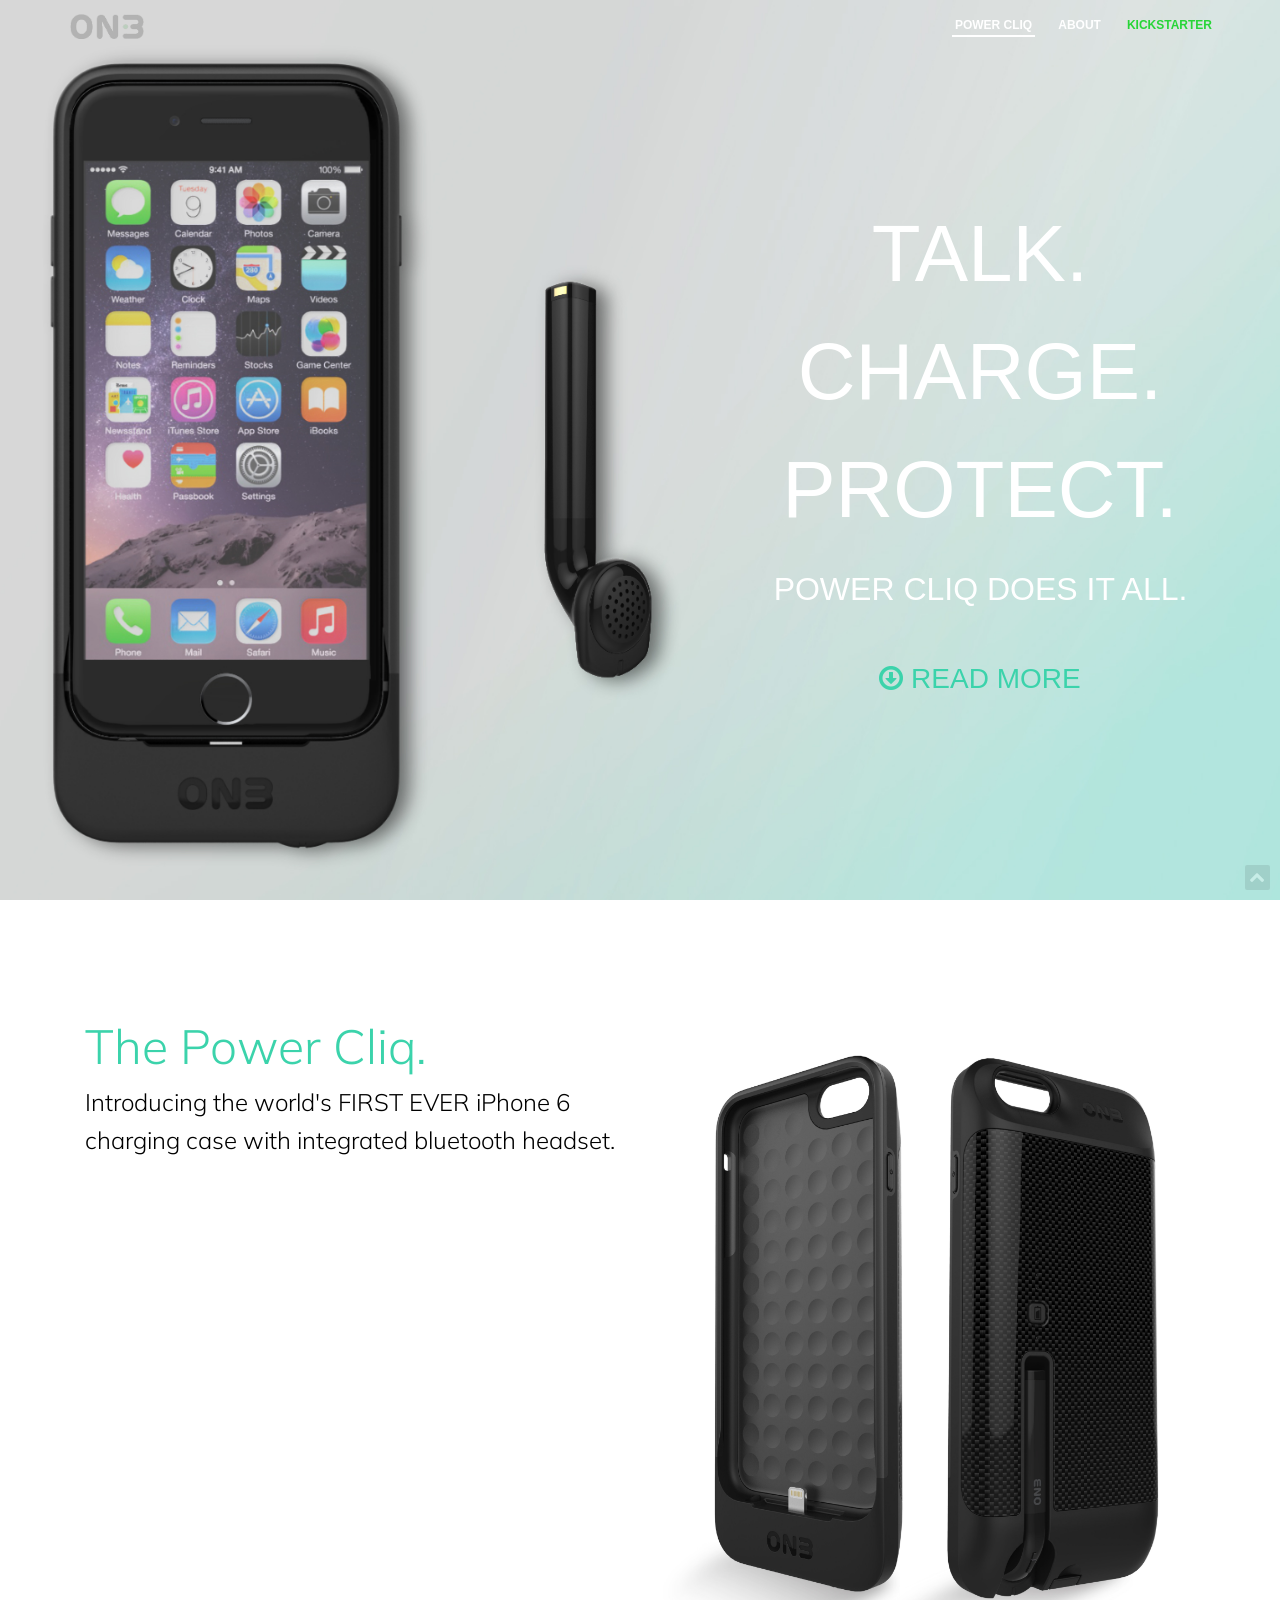
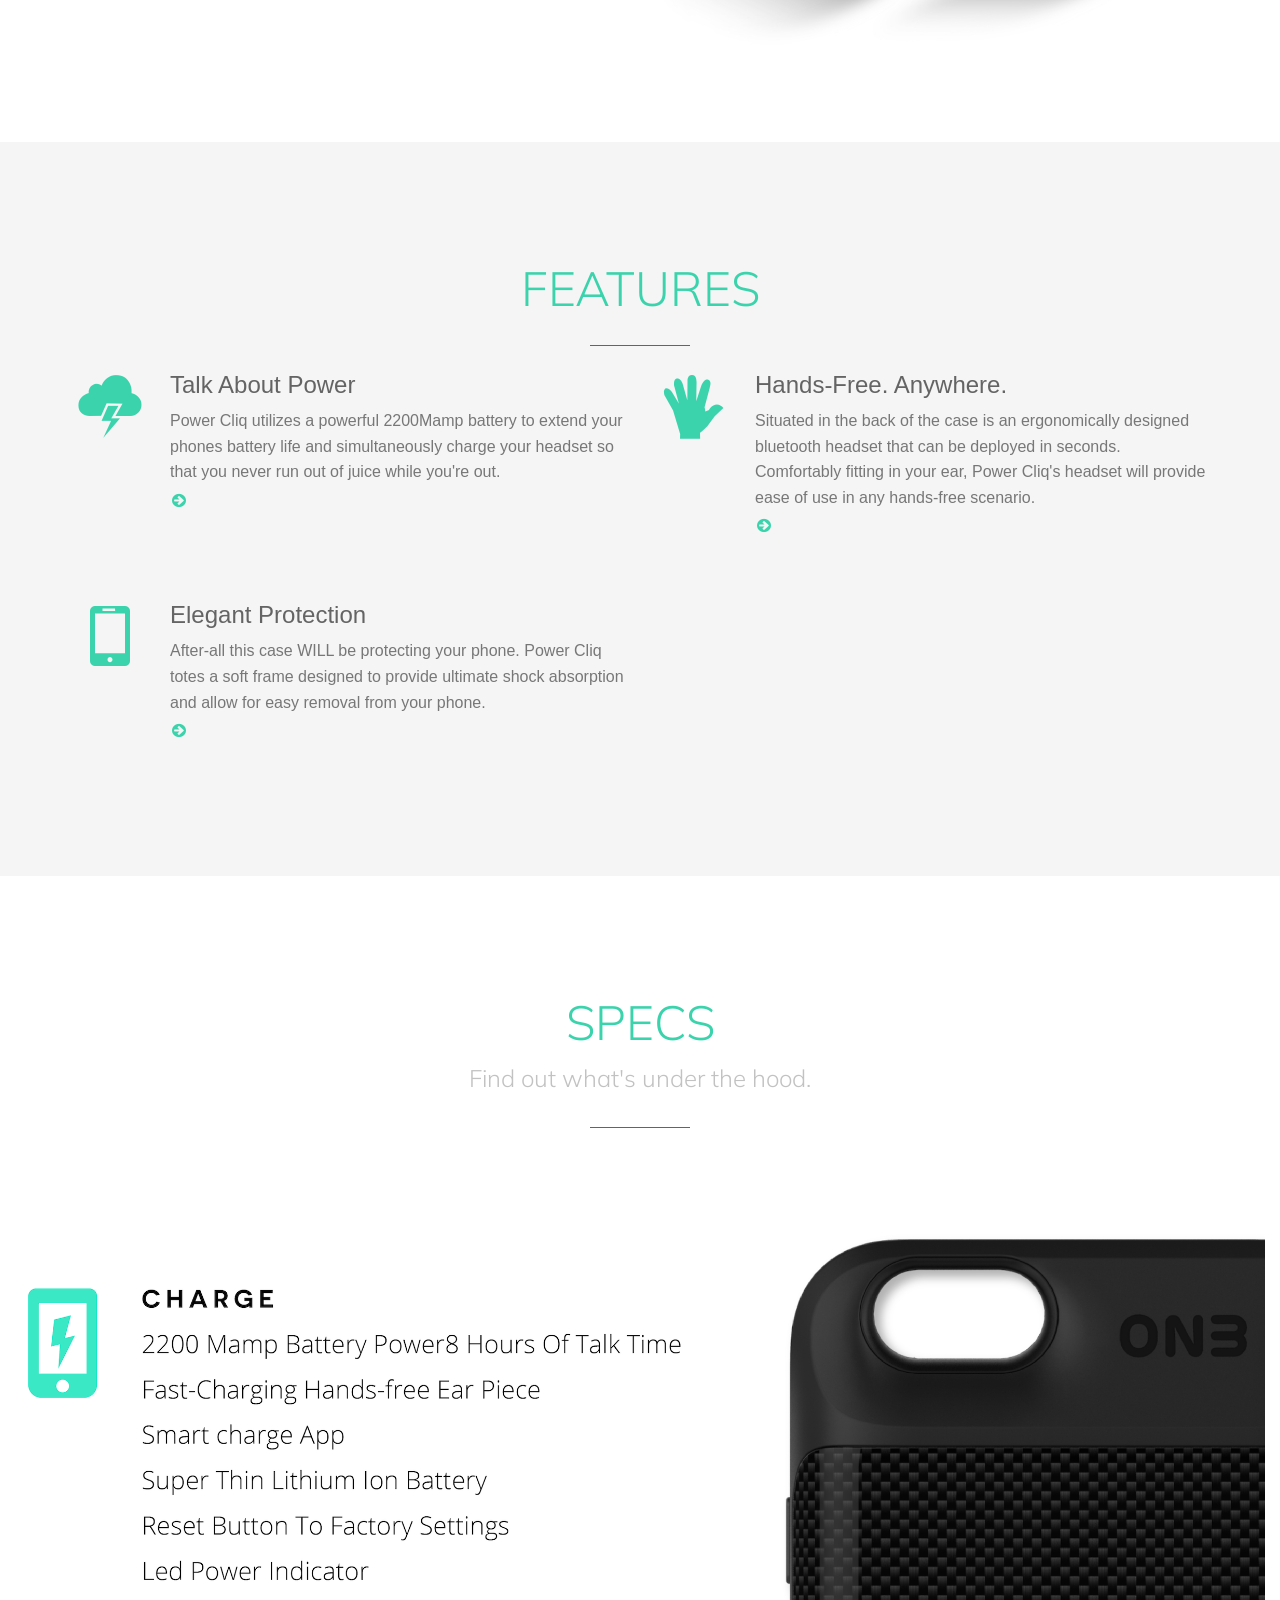
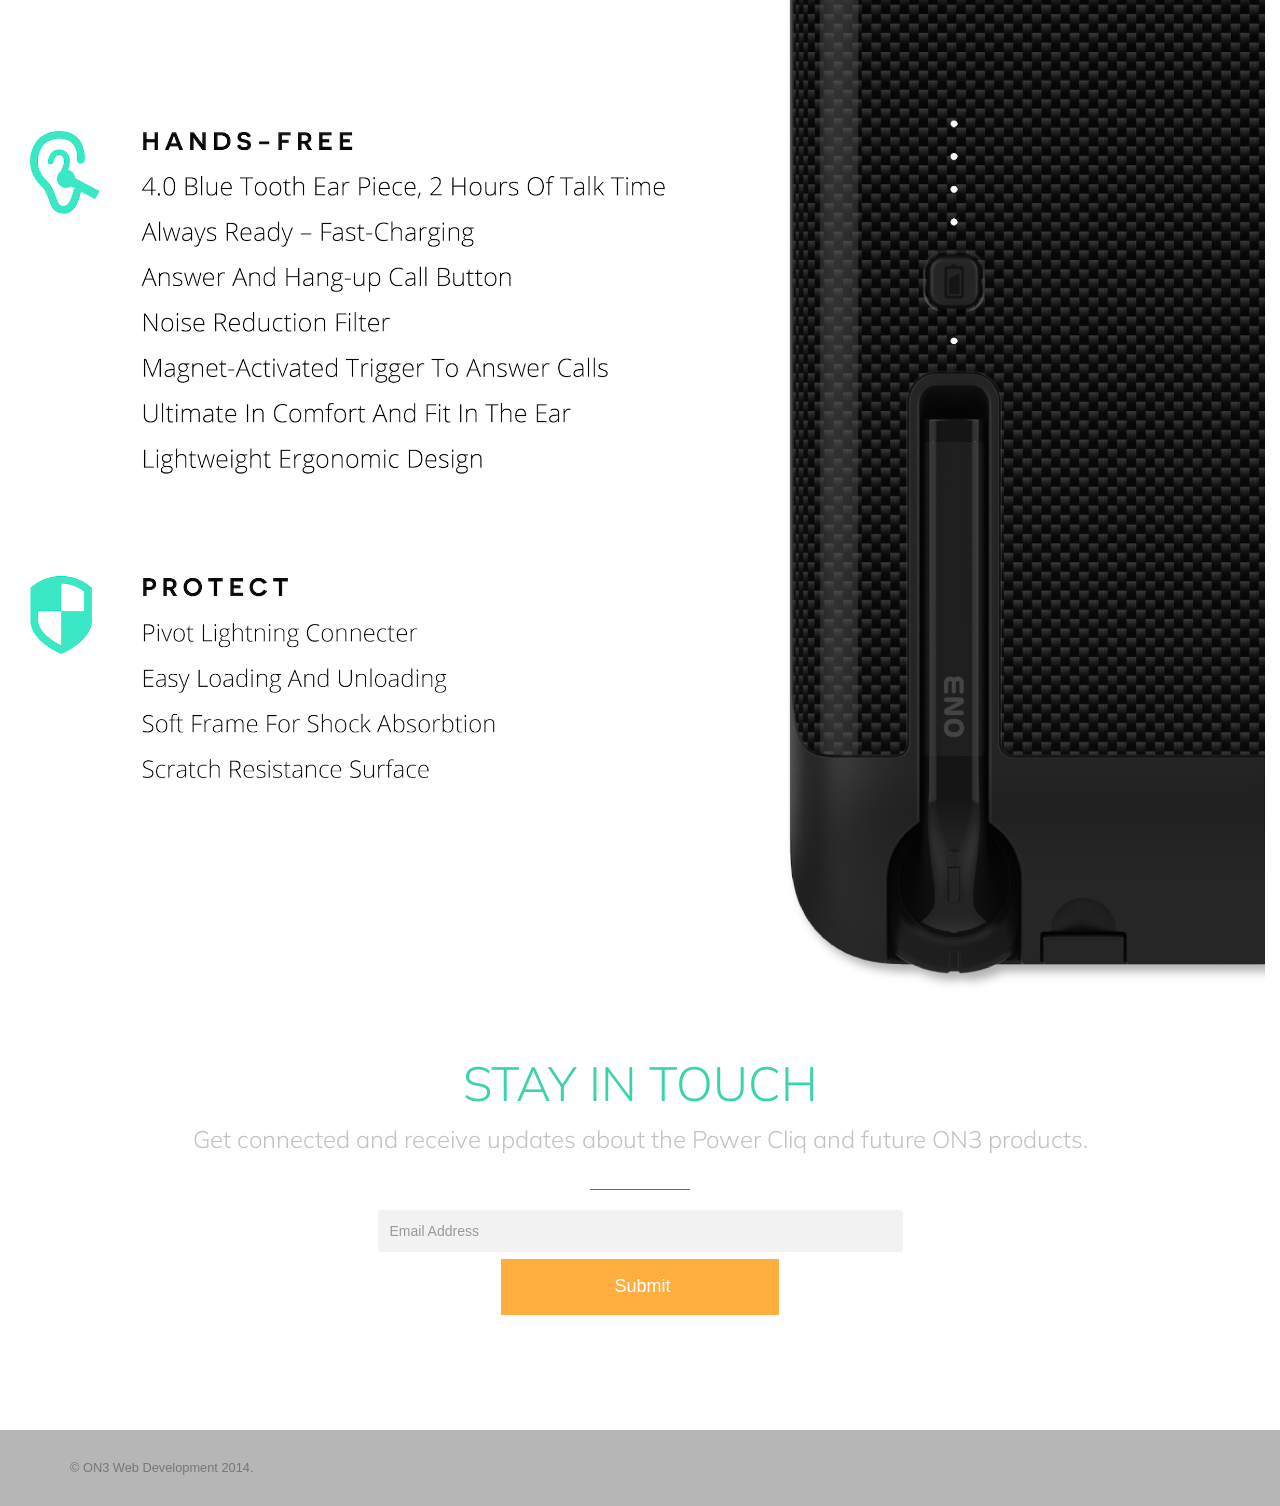
<file: on3/index.html>
<!DOCTYPE html>
<!--[if lt IE 7 ]><html class="ie ie6" lang="en" class="no-js"> <![endif]-->
<!--[if IE 7 ]><html class="ie ie7" lang="en" class="no-js"> <![endif]-->
<!--[if IE 8 ]><html class="ie ie8" lang="en" class="no-js"> <![endif]-->
<!--[if (gte IE 9)|!(IE)]><!--><html lang="en" class="no-js"> <!--<![endif]-->
<head>
	<meta charset="utf-8">
	<title>ON3</title>
	<meta name="viewport" content="width=device-width, initial-scale=1, maximum-scale=1">
	<meta name="description" content="Parallax HTML One-Page Template for Agency and Personal">
	<meta name="author" content="The Develovers">

	<!-- Styles -->
	<link href="assets/css/bootstrap.css" rel="stylesheet">
	<link href="assets/css/main.css" rel="stylesheet">

	<!-- Google Fonts -->

	<link href='http://fonts.googleapis.com/css?family=Muli' rel='stylesheet' type='text/css'>


	<!-- <link href='http://fonts.googleapis.com/css?family=Dosis:300,400,500,600,700' rel='stylesheet' type='text/css'>
	<link href='http://fonts.googleapis.com/css?family=Open+Sans:400italic,300,400,700' rel='stylesheet' type='text/css'> -->



	<!-- IE 9 Fallback-->
	<!--[if IE 9]>
		<link href="assets/css/ie.css" rel="stylesheet">
	<![endif]-->

	<!-- HTML5 shim, for IE6-8 support of HTML5 elements and IE Fallback-->
	<!--[if lt IE 9]>
		<script src="assets/js/html5shiv.js"></script>
	<![endif]-->

	<!-- Fav and touch icons -->
	<link rel="apple-touch-icon-precomposed" sizes="144x144" href="assets/ico/apple-touch-icon-144-precomposed.png">
	<link rel="apple-touch-icon-precomposed" sizes="114x114" href="assets/ico/apple-touch-icon-114-precomposed.png">
	<link rel="apple-touch-icon-precomposed" sizes="72x72" href="assets/ico/apple-touch-icon-72-precomposed.png">
	<link rel="apple-touch-icon-precomposed" href="assets/ico/apple-touch-icon-57-precomposed.png">
	<link rel="shortcut icon" href="assets/ico/favicon.png">

</head>
<body id="top">

	<!-- NAVBAR -->
	<div class="navbar navbar-fixed-top">
		<div class="container">
			<div class="navbar-header">
				<button type="button" class="navbar-toggle" data-toggle="collapse" data-target="#main-nav">
					<span class="sr-only">Menu</span>
					<span class="icon-bar"></span>
					<span class="icon-bar"></span>
					<span class="icon-bar"></span>
				</button>
				<a href="index.html" class="navbar-brand">
					<img src="assets/img/on3png1.png" alt="Loop Logo" />
					<h1 class="hide"></h1>
				</a>
			</div>
			<nav class="navbar-collapse collapse" id="main-nav" role="navigation">
				<ul class="nav navbar-nav navbar-right nav-text-light">
					<li class="active" style="color:;"><a href="#top">POWER CLIQ</a></li>
					<li><a href="#about">ABOUT</a></li>
				<!-- 	<li><a href="#services">SERVICES</a></li> -->
				<!-- 	<li><a href="#works">WORKS</a></li> -->
					<li><a style="color:#27D537;"href= "http://www.kickstarter.com">KICKSTARTER</a></li>
				</ul>
			</nav>
		</div>
	</div>
	<!-- END NAVBAR -->

	<!-- HERO UNIT -->
	<div id="hero-unit" class="hero-unit">
			
		<div class="slideshow">
			<div class="hero-content text-right">
				<div class="container">
					<div class="row">
						<div class="col-lg-8 col-lg-offset-4">
							<div id="slidecaption" class="slide-caption"></div>
							<div class="butali">
								<a href="#about" id="btn-about" class="btn btn-info btn-lg"><i class="fa fa-arrow-circle-o-down"></i> READ MORE</a>
							


							<!-- 	<a 

							href="#contact" id="btn-contact" class="btn btn-primary btn-lg"><i class="fa fa-phone-square"></i> GET IN TOUCH</a> -->
							</div>
						</div>	
					</div>
				</div>
			</div>

			<!-- Navigation -->
			<div class="slide-navigation">
				<!-- <a id="prevslide" class="load-item"><i class="fa fa-angle-left"></i></a>
				<a id="nextslide" class="load-item"><i class="fa fa-angle-right"></i></a> -->
				
				<!-- Slide Pagination -->
				<!-- <ul id="slide-list" class="list-inline"></ul> -->

				<!-- Control Bar -->
				<!-- <div id="controls-wrapper" class="load-item">
					<div id="controls">
						<a id="pauseplay"><i class="fa fa-pause"></i></a>
					</div>
				</div> -->
			</div>
		</div>

	</div>
	<!-- END HERO UNIT -->
	

	<!-- MAIN CONTENT -->
	<div id="main-content" class="main-content">
		
		<!-- ABOUT -->
		<div id="about" class="section about">
			<div class="container">
				<div class="col-md-6 section-heading">
					<h2 style="text-align:left; color:rgba(59, 211, 171, 1);">The Power Cliq.</h2>
					<p style="color:black; text-align:left;">Introducing the world's FIRST EVER iPhone 6 charging case with integrated bluetooth headset.</p>
					
				</div>
				<div class= "col-md-6">
					<img src="assets/img/clickCropped1.jpg" class="img-responsive">

					
				</div>
			</div>
		</div>

		<!-- END ABOUT -->

		<!-- FULL-WIDTH PARALLAX -->
		<!-- <div id="social-network" class="section full-width-parallax parallax">
			<div class="container">
				<h2>Find me elsewhere in the web</h2>

				<ul class="list-inline social-icon">
					<li class="wow rollIn" data-wow-delay='0.3s'><a href="#" data-toggle="tooltip" data-placement="bottom" title="Facebook"><i class="fa fa-facebook"></i></a></li>
					<li class="wow rollIn" data-wow-delay='0.3s'><a href="#" data-toggle="tooltip" data-placement="bottom" title="Twitter"><i class="fa fa-twitter"></i></a></li>
					<li class="wow rollIn" data-wow-delay='0.3s'><a href="#" data-toggle="tooltip" data-placement="bottom" title="Dribbble"><i class="fa fa-dribbble"></i></a></li>
					<li class="wow rollIn" data-wow-delay='0.3s'><a href="#" data-toggle="tooltip" data-placement="bottom" title="LinkedIn"><i class="fa fa-linkedin"></i></a></li>
				</ul>
			</div>
		</div> -->
		<!-- END FULL-WIDTH PARALLAX -->








	<!-- end slideshow custom -->


		<!-- SKILLS CHART -->
		
		<!-- END SKILLS CHART -->

		<!-- SERVICES -->
		<div id="services" class="section darker services" >
			<div class="container">
				<div class="section-heading">
					<h2>FEATURES</h2>
					<p></p>
					<hr />
				</div>
				<div class="section-content">
					<div class="row">
						<div class="col-md-6">
							<div class="service-item">
								<span class="icon-lightning service-icon"></span>
								<div class="service-text">
									<h3>Talk About Power</h3>
									<p>Power Cliq utilizes a powerful 2200Mamp battery to extend your phones battery life and simultaneously charge your headset  so that you never run out of juice while you're out. </p>
									<a href="#" class="read-more"><span>Read more ...</span> <i class="i fa fa-arrow-circle-right"></i></a>
								</div>
							</div>
						</div>
						<div class="col-md-6">
							<div class="service-item">
								<span class="icon-hand service-icon"></span>
								<div class="service-text">
									<h3>Hands-Free. Anywhere.</h3>
									<p>Situated in the back of the case is an ergonomically designed bluetooth headset that can be deployed in seconds. Comfortably fitting in your ear, Power Cliq's headset will provide ease of use in any hands-free scenario.</p>
									<a href="#" class="read-more"><span>Read more ...</span> <i class="i fa fa-arrow-circle-right"></i></a>
								</div>
							</div>
						</div>
						<div class="col-md-6">
							<div class="service-item">
								<span class="icon-phone service-icon"></span>
								<div class="service-text">
									<h3>Elegant Protection</h3>
									<p>After-all this case WILL be protecting your phone. Power Cliq totes a soft frame designed to provide ultimate shock absorption and allow for easy removal from your phone. </p>
									<a href="#" class="read-more"><span>Read more ...</span> <i class="i fa fa-arrow-circle-right"></i></a>
								</div>
							</div>
						</div>
						<!-- <div class="col-md-6">
							<div class="service-item">
								<span class="icon-phone service-icon"></span>
								<div class="service-text">
									<h3>Responsive</h3>
									<p>Quickly actualize proactive niches rather than user friendly catalysts for change.</p>
									<a href="#" class="read-more"><span>Read more ...</span> <i class="i fa fa-arrow-circle-right"></i></a>
								</div>
							</div>
						</div> -->
					</div>
				</div>
			</div>
		</div>
		<!-- END SERVICES -->

		<!-- WORKS -->
		<div id="works" class="section works">
			<div class="section-heading">
				<h2>SPECS</h2>
				<p>Find out what's under the hood.</p>
				<hr />
				<div class= "col-md-12">
					<img src="assets/img/on3asset1.png" class="img-responsive" style="padding: 0px 0px 2px 2px;">

					
				</div>
			</div>
	
		</div>
		<!-- END WORKS -->

		<!-- CONTACT -->
		<div id="contact" class="section contact">
			<div class="section-heading">
				<h2>STAY IN TOUCH</h2>
				<p>Get connected and receive updates about the Power Cliq and future ON3 products.</p>
				<hr />
			</div>
			<div class="section-content">
				<div class="container">
					<div class="row">
						
						<div class="col-md-12">
							<div class="contact-form">
								<div class="alert"></div>
								<form id="contact-form" method="post" role="form" novalidate>
									<div class="col-lg-12">
									
										<div class="col-md-6 col-md-offset-3">
											<div class="form-group">
												<label class="sr-only" for="email">Email:</label>
												<input type="email" id="email" class="form-control" name="email" placeholder="Email Address" required>
											</div>
										</div>
									</div>
									<div class="col-lg-12 text-center"> 
									<button type="submit" style="float:none;" class="btn btn-primary btn-lg col-md-3" id="submit-button">
										<i class="fa loading-icon"></i> <span>Submit</span>
									</button>
								</div>
									<input type="hidden" name="msg-submitted" id="msg-submitted" value="true"> 
								</form>
							</div>
						</div>
						<!-- <div class="col-md-4">
							
							<div class="contact-info">
								<ul class="list-unstyled">
									<li>
										<i class="fa fa-map-marker pull-left"></i>
										<h3>Address</h3>
										<p>12345 North Main Street<br />New York, 22334455</p>
									</li>
									<li>
										<i class="fa fa-envelope pull-left"></i>
										<h3>Phone</h3>
										<p>+621 234 4567</p>
									</li>
									<li>
										<i class="fa fa-user pull-left"></i>
										<h3>Email</h3>
										<p><a href="mailto:hello@on3.com">hello@on3.com</a></p>
									</li>
								</ul>
							</div>

						</div> -->
					</div>
				</div>
			</div>
		</div>
		<!-- END CONTACT -->

		<!-- TWITTER STREAM -->
		<!-- <div id="twitter-stream" class="section twitter-stream">
			<div class="container">
				<div class="twitter-icon">
					<i class="fa fa-twitter"></i>
				</div>
				<div id="tweet"></div>
			</div>
		</div> -->
		<!-- TWITTER STREAM -->

	</div>
	<!-- END MAIN CONTENT -->

	<!-- FOOTER -->
	<footer id="footer" class="section">
		<div class="container">
			<p class="copyright pull-left">&copy; ON3 Web Development 2014.</p>
		</div>
	</footer>
	<!-- END FOOTER -->

	<div class="back-to-top">
		<a href="#top"><i class="fa fa-chevron-up"></i></a>
	</div>

	<!-- JAVASCRIPT -->
	<script src="assets/js/jquery-2.1.0.min.js"></script>
	<script src="assets/js/bootstrap.min.js"></script>
	<script src="assets/js/jquery.scrollTo-1.4.3.1-min.js"></script>
	<script src="assets/js/jquery.localscroll-1.2.7-min.js"></script>
	<script src="assets/js/jquery.easing.min.js"></script>
	<script src="assets/js/supersized.3.2.7.min.js"></script>
	<script src="assets/js/supersized.shutter.min.js"></script>
	<script src="assets/js/jquery.parallax-1.1.3.js"></script>	
	<script src="assets/js/twitter-fetcher.js"></script>
	<script src="assets/js/imagesloaded.pkgd.js"></script>
	<script src="assets/js/jquery.isotope.js"></script>
	<script src="assets/js/wow.js"></script>
	<script src="assets/js/jpreloader.js"></script>
	<script src="assets/js/parsley.min.js"></script>
	<script src="assets/js/jquery.easypiechart.min.js"></script>
	<script src="assets/js/waypoints.min.js"></script>
	<script src="assets/js/jquery.magnific-popup.min.js"></script>
	<script src="assets/js/loop.js"></script>
</body>
</html>
</file>
<file: on3/assets/css/main.css>
/* ------------------ BASE STYLES ------------------ */
html, body {
  height: 100%;
  width: 100%;
}

body {
  font-family: "Open Sans", sans-serif;
  font-size: 16px;
  font-weight: 300;
  color: #777777;
  background-color: #fff !important;
  line-height: 1.6;
}
body.fullscreen-image-background {
  background-image: url('../img/sliders/slider1.jpg?1394417052');
  background-size: cover;
  background-repeat: no-repeat;
  background-position: center center;
}
@media screen and (min-width: 1025px) {
  body.fullscreen-image-background {
    background-attachment: fixed;
  }
}

h1, h2, h3, h4, h5, h6 {
  font-family: "Dosis", sans-serif;
  font-weight: 300;
  color: #646464;
  margin-top: 0;
}

/* ------------------ GENERAL STYLES ------------------ */
@font-face {
  font-family: "brankic";
  src: url('../fonts/brankic.eot');
  src: url('../fonts/brankic.eot?#iefix') format('eot'), url('../fonts/brankic.svg') format('svg'), url('../fonts/brankic.ttf') format('truetype'), url('../fonts/brankic.woff') format('woff');
}

/* --------------------- */
/* NAVIGATION BAR
/* --------------------- */
.navbar-brand {
  padding: 10px 15px;
}
.navbar-brand img {
  margin-top:  5px;
  width: 74px;
  height: auto;
  opacity: 0.2;
}

.navbar,
.navbar.navbar-light {
  -webkit-transition-property: all;
  -moz-transition-property: all;
  -o-transition-property: all;
  transition-property: all;
  -webkit-transition-duration: 0.2s;
  -moz-transition-duration: 0.2s;
  -o-transition-duration: 0.2s;
  transition-duration: 0.2s;
  -webkit-transition-timing-function: linear;
  -moz-transition-timing-function: linear;
  -o-transition-timing-function: linear;
  transition-timing-function: linear;
}

.navbar-nav {
  padding: 10px 0;
}
.navbar-nav > li {
  margin: 0 10px;
}
.navbar-nav > li > a {
  -webkit-transition-property: all;
  -moz-transition-property: all;
  -o-transition-property: all;
  transition-property: all;
  -webkit-transition-duration: 0.1s;
  -moz-transition-duration: 0.1s;
  -o-transition-duration: 0.1s;
  transition-duration: 0.1s;
  -webkit-transition-timing-function: ease-out;
  -moz-transition-timing-function: ease-out;
  -o-transition-timing-function: ease-out;
  transition-timing-function: ease-out;
  padding-left: 3px;
  padding-right: 3px;
  padding-top: 5px;
  padding-bottom: 5px;
  border-bottom: 2px solid rgba(0, 0, 0, 0);
  font-size: 12px;
  color: #646464;
  font-weight: 700;
}
.navbar-nav > li > a:hover, .navbar-nav > li > a:focus {
  border-bottom: 2px solid #646464;
  padding-bottom: 0;
  background-color: transparent;
}
.navbar-nav > li.active > a {
  border-bottom: 2px solid #646464;
  padding-bottom: 0;
  background-color: transparent;
}
.navbar-nav.nav-text-light > li > a {
  color: #fff;
}
.navbar-nav.nav-text-light > li > a:hover {
  border-bottom-color: #fff;
}
.navbar-nav.nav-text-light > li.active > a {
  border-bottom-color: #fff;
}

.navbar {
  -webkit-border-radius: 0;
  -moz-border-radius: 0;
  -ms-border-radius: 0;
  -o-border-radius: 0;
  border-radius: 0;
}
.navbar.navbar-light {
  background-color: #f7f7f7;
  border-bottom: 1px solid #eee;
}
.navbar.navbar-light .navbar-nav.nav-text-light > li > a {
  color: #646464;
}

/*iamges*/
.image1{
   width:300px; /*width of your image*/
   height:600px; /*height of your image*/
   background-image:url('');
   margin:0; /* If you want no margin */
   padding:0; /*if your want to padding */
}


/*navbar Logo opacity change after scroll*/
.navbar.navbar-light .navbar-brand > img {
  opacity: 1.0;
}
@media screen and (max-width: 767px) {
  .navbar.navbar-light .navbar-nav.nav-text-light > li > a {
    color: #e6e6e6;
    border-bottom: none;
    padding-top: 15px;
    padding-bottom: 15px;
  }
  .navbar.navbar-light .navbar-nav.nav-text-light > li > a:hover {
    color: #fff;
    padding-top: 15px;
    padding-bottom: 15px;
    text-decoration: underline;
  }
}
.navbar.navbar-light .navbar-nav.nav-text-light > li > a:hover {
  border-bottom-color: #646464;
}
.navbar.navbar-light .navbar-nav.nav-text-light > li.active > a {
  border-bottom-color: #646464;
}

.navbar-toggle {
  background-color: #646464;
}
.navbar-toggle .icon-bar {
  background-color: #fff;
}

@media screen and (max-width: 767px) {
  .navbar-collapse {
    background-color: #646464;
  }
}
/* --------------------- */
/* BUTTONS
/* --------------------- */
.btn {
  -webkit-border-radius: 0;
  -moz-border-radius: 0;
  -ms-border-radius: 0;
  -o-border-radius: 0;
  border-radius: 0;
  -webkit-transition-property: border-color;
  -moz-transition-property: border-color;
  -o-transition-property: border-color;
  transition-property: border-color;
  -webkit-transition-duration: 0.2s;
  -moz-transition-duration: 0.2s;
  -o-transition-duration: 0.2s;
  transition-duration: 0.2s;
  -webkit-transition-timing-function: linear;
  -moz-transition-timing-function: linear;
  -o-transition-timing-function: linear;
  transition-timing-function: linear;
}

.btn-lg {
  border-width: 6px;
}

.btn-sm {
  border-width: 3px;
}

.btn-xs {
  border-width: 2px;
}

.btn-info{

  transition: all 0.3s ease 0s;
  font-size: 1.75em;
  color: rgba(59, 211, 171, 1);
  
  background-color: rgba(35, 147, 147, 0.0);
  border-color: rgba(35, 147, 147, 0.0);
  border:2px teal;
}
.btn-info:hover, .btn-info:focus, .btn-info:active, .btn-info.active {
    font-size: 1.75em;
    color: rgba(35, 147, 147, .6);
  
    background-color: rgba(35, 147, 147, 0.0);
    border-color: rgba(35, 147, 147, 0.0);

  /*background-color: #00aeef;

  border-color: #009bd5;*/
}

.btn-primary {
  background-color: #ffae3f;
  border-color: #ffae3f;
}
.btn-primary:hover, .btn-primary:focus, .btn-primary:active, .btn-primary.active {
  background-color: #ffae3f;
  border-color: #ffa325;
}

.btn-primary.disabled,
.btn-primary[disabled] {
  background-color: #ffc472;
  border-color: #ffae3f;
}
.btn-primary.disabled:hover, .btn-primary.disabled:focus, .btn-primary.disabled:active, .btn-primary.disabled.active,
.btn-primary[disabled]:hover,
.btn-primary[disabled]:focus,
.btn-primary[disabled]:active,
.btn-primary[disabled].active {
  background-color: #ffc472;
  border-color: #ffae3f;
}

/* --------------------- */
/* LINKS
/* --------------------- */
a {
  color: #ffae3f;
}
a:hover, a:focus {
  color: #ffc472;
  text-decoration: none;
}

/* --------------------- */
/* SECTION
/* --------------------- */
.section {
  background-color: white;
  padding: 75px 0;
}
.section.darker {
  background-color: whitesmoke;
}
.section.most-dark {
  background-color: #4d4d4d;
  color: #fafafa;
}

.section-heading {
  margin-top: 45px;
  text-align: center;
  margin-bottom: 0px;
}
.section-heading h2, .section-heading p {
  font-family: 'Muli', sans-serif;
}
.section-heading h2 {
  font-size: 3em;
  color: rgba(59, 211, 171, 1);
}
.section-heading p {
  font-size: 1.5em;
  color: #c2c2c2;
}
.section-heading hr {
  display: -moz-inline-stack;
  display: inline-block;
  vertical-align: middle;
  *vertical-align: auto;
  zoom: 1;
  *display: inline;
  width: 100px;
  border-top: 1px solid #646464;
}

.section-content h3 {
  color: #c2c2c2;
}
.section-content .sub-section {
  margin-top: 30px;
}

/* --------------------- */
/* TOOLTIP
/* --------------------- */
.tooltip-inner {
  filter: progid:DXImageTransform.Microsoft.Alpha(Opacity=50);
  opacity: 0.5;
}

.tooltip.top .tooltip-arrow, .tooltip.top-left .tooltip-arrow, .tooltip.top-right .tooltip-arrow, .tooltip.right .tooltip-arrow, .tooltip.left .tooltip-arrow, .tooltip.bottom .tooltip-arrow, .tooltip.bottom-left .tooltip-arrow, .tooltip.bottom-right .tooltip-arrow {
  filter: progid:DXImageTransform.Microsoft.Alpha(Opacity=50);
  opacity: 0.5;
}

/* --------------------- */
/* 3rd PARTY STYLES
/* --------------------- */
.parallax {
  background-attachment: fixed !important;
  background-size: cover;
}
@media screen and (max-width: 1024px) {
  .parallax {
    background-attachment: scroll !important;
    background-position: initial !important;
    background-repeat: no-repeat !important;
  }
}

.wow {
  visibility: hidden;
}

body #jpreLoader {
  left: 0 !important;
  width: 100%;
  height: 1px;
}
body #jprePercentage {
  height: auto;
  top: -80px;
  font-size: 48px;
  font-weight: normal;
  font-family: "Dosis", sans-serif;
  text-shadow: none;
  color: #777777;
}
body #jpreOverlay {
  background-color: #fafafa;
}
body #jpreBar {
  -webkit-box-shadow: none;
  -moz-box-shadow: none;
  box-shadow: none;
  background-image: none;
  background-color: #777777;
}

.parsley-error-list {
  list-style-type: none;
}
.parsley-error-list li {
  font-size: 12px;
  color: #d2322d;
}

/*

	Supersized - Fullscreen Slideshow jQuery Plugin
	Version : 3.2.7
	Site	: www.buildinternet.com/project/supersized
	
	Author	: Sam Dunn
	Company : One Mighty Roar (www.onemightyroar.com)
	License : MIT License / GPL License
	
*/
* {
  margin: 0;
  padding: 0;
}

body {
  background: #111;
  height: 100%;
}

img {
  border: none;
}

#supersized-loader {
  position: absolute;
  top: 50%;
  left: 50%;
  z-index: 0;
  width: 60px;
  height: 60px;
  margin: -30px 0 0 -30px;
  text-indent: -999em;
  background: url(../img/progress.gif) no-repeat center center;
}

#supersized {
  display: block;
  position: fixed;
  left: 0;
  top: 0;
  overflow: hidden;
  z-index: -999;
  height: 100%;
  width: 100%;
}

#supersized img {
  width: auto;
  height: auto;
  position: relative;
  display: none;
  outline: none;
  border: none;
}

#supersized.speed img {
  -ms-interpolation-mode: nearest-neighbor;
  image-rendering: -moz-crisp-edges;
}

/*Speed*/
#supersized.quality img {
  -ms-interpolation-mode: bicubic;
  image-rendering: optimizeQuality;
}

/*Quality*/
#supersized li {
  display: block;
  list-style: none;
  z-index: -30;
  position: fixed;
  overflow: hidden;
  top: 0;
  left: 0;
  width: 100%;
  height: 100%;
  background: #111;
}

#supersized a {
  width: 100%;
  height: 100%;
  display: block;
}

#supersized li.prevslide {
  z-index: -20;
}

#supersized li.activeslide {
  z-index: -10;
}

#supersized li.image-loading {
  background: #111111 url(../img/progress.gif) no-repeat center center;
  width: 100%;
  height: 100%;
}

#supersized li.image-loading img {
  visibility: hidden;
}

#supersized li.prevslide img, #supersized li.activeslide img {
  display: inline;
}

/*
 *  Font Awesome 4.0.3 by @davegandy - http://fontawesome.io - @fontawesome
 *  License - http://fontawesome.io/license (Font: SIL OFL 1.1, CSS: MIT License)
 */
@font-face {
  font-family: 'FontAwesome';
  src: url("../fonts/fontawesome-webfont.eot?v=4.0.3");
  src: url("../fonts/fontawesome-webfont.eot?#iefix&v=4.0.3") format("embedded-opentype"), url("../fonts/fontawesome-webfont.woff?v=4.0.3") format("woff"), url("../fonts/fontawesome-webfont.ttf?v=4.0.3") format("truetype"), url("../fonts/fontawesome-webfont.svg?v=4.0.3#fontawesomeregular") format("svg");
  font-weight: normal;
  font-style: normal;
}

.fa {
  display: inline-block;
  font-family: FontAwesome;
  font-style: normal;
  font-weight: normal;
  line-height: 1;
  -webkit-font-smoothing: antialiased;
  -moz-osx-font-smoothing: grayscale;
}

.fa-lg {
  font-size: 1.3333333333333333em;
  line-height: .75em;
  vertical-align: -15%;
}

.fa-2x {
  font-size: 2em;
}

.fa-3x {
  font-size: 3em;
}

.fa-4x {
  font-size: 4em;
}

.fa-5x {
  font-size: 5em;
}

.fa-fw {
  width: 1.2857142857142858em;
  text-align: center;
}

.fa-ul {
  padding-left: 0;
  margin-left: 2.142857142857143em;
  list-style-type: none;
}

.fa-ul > li {
  position: relative;
}

.fa-li {
  position: absolute;
  left: -2.142857142857143em;
  width: 2.142857142857143em;
  top: .14285714285714285em;
  text-align: center;
}

.fa-li.fa-lg {
  left: -1.8571428571428572em;
}

.fa-border {
  padding: .2em .25em .15em;
  border: solid .08em #eee;
  border-radius: .1em;
}

.pull-right {
  float: right;
}

.pull-left {
  float: left;
}

.fa.pull-left {
  margin-right: .3em;
}

.fa.pull-right {
  margin-left: .3em;
}

.fa-spin {
  -webkit-animation: spin 2s infinite linear;
  -moz-animation: spin 2s infinite linear;
  -o-animation: spin 2s infinite linear;
  animation: spin 2s infinite linear;
}

@-moz-keyframes spin {
  0% {
    -moz-transform: rotate(0deg);
  }

  100% {
    -moz-transform: rotate(359deg);
  }
}

@-webkit-keyframes spin {
  0% {
    -webkit-transform: rotate(0deg);
  }

  100% {
    -webkit-transform: rotate(359deg);
  }
}

@-o-keyframes spin {
  0% {
    -o-transform: rotate(0deg);
  }

  100% {
    -o-transform: rotate(359deg);
  }
}

@-ms-keyframes spin {
  0% {
    -ms-transform: rotate(0deg);
  }

  100% {
    -ms-transform: rotate(359deg);
  }
}

@keyframes spin {
  0% {
    transform: rotate(0deg);
  }

  100% {
    transform: rotate(359deg);
  }
}

.fa-rotate-90 {
  filter: progid:DXImageTransform.Microsoft.BasicImage(rotation=1);
  -webkit-transform: rotate(90deg);
  -moz-transform: rotate(90deg);
  -ms-transform: rotate(90deg);
  -o-transform: rotate(90deg);
  transform: rotate(90deg);
}

.fa-rotate-180 {
  filter: progid:DXImageTransform.Microsoft.BasicImage(rotation=2);
  -webkit-transform: rotate(180deg);
  -moz-transform: rotate(180deg);
  -ms-transform: rotate(180deg);
  -o-transform: rotate(180deg);
  transform: rotate(180deg);
}

.fa-rotate-270 {
  filter: progid:DXImageTransform.Microsoft.BasicImage(rotation=3);
  -webkit-transform: rotate(270deg);
  -moz-transform: rotate(270deg);
  -ms-transform: rotate(270deg);
  -o-transform: rotate(270deg);
  transform: rotate(270deg);
}

.fa-flip-horizontal {
  filter: progid:DXImageTransform.Microsoft.BasicImage(rotation=0,mirror=1);
  -webkit-transform: scale(-1, 1);
  -moz-transform: scale(-1, 1);
  -ms-transform: scale(-1, 1);
  -o-transform: scale(-1, 1);
  transform: scale(-1, 1);
}

.fa-flip-vertical {
  filter: progid:DXImageTransform.Microsoft.BasicImage(rotation=2,mirror=1);
  -webkit-transform: scale(1, -1);
  -moz-transform: scale(1, -1);
  -ms-transform: scale(1, -1);
  -o-transform: scale(1, -1);
  transform: scale(1, -1);
}

.fa-stack {
  position: relative;
  display: inline-block;
  width: 2em;
  height: 2em;
  line-height: 2em;
  vertical-align: middle;
}

.fa-stack-1x, .fa-stack-2x {
  position: absolute;
  left: 0;
  width: 100%;
  text-align: center;
}

.fa-stack-1x {
  line-height: inherit;
}

.fa-stack-2x {
  font-size: 2em;
}

.fa-inverse {
  color: #fff;
}

.fa-glass:before {
  content: "\f000";
}

.fa-music:before {
  content: "\f001";
}

.fa-search:before {
  content: "\f002";
}

.fa-envelope-o:before {
  content: "\f003";
}

.fa-heart:before {
  content: "\f004";
}

.fa-star:before {
  content: "\f005";
}

.fa-star-o:before {
  content: "\f006";
}

.fa-user:before {
  content: "\f007";
}

.fa-film:before {
  content: "\f008";
}

.fa-th-large:before {
  content: "\f009";
}

.fa-th:before {
  content: "\f00a";
}

.fa-th-list:before {
  content: "\f00b";
}

.fa-check:before {
  content: "\f00c";
}

.fa-times:before {
  content: "\f00d";
}

.fa-search-plus:before {
  content: "\f00e";
}

.fa-search-minus:before {
  content: "\f010";
}

.fa-power-off:before {
  content: "\f011";
}

.fa-signal:before {
  content: "\f012";
}

.fa-gear:before, .fa-cog:before {
  content: "\f013";
}

.fa-trash-o:before {
  content: "\f014";
}

.fa-home:before {
  content: "\f015";
}

.fa-file-o:before {
  content: "\f016";
}

.fa-clock-o:before {
  content: "\f017";
}

.fa-road:before {
  content: "\f018";
}

.fa-download:before {
  content: "\f019";
}

.fa-arrow-circle-o-down:before {
  content: "\f01a";
}

.fa-arrow-circle-o-up:before {
  content: "\f01b";
}

.fa-inbox:before {
  content: "\f01c";
}

.fa-play-circle-o:before {
  content: "\f01d";
}

.fa-rotate-right:before, .fa-repeat:before {
  content: "\f01e";
}

.fa-refresh:before {
  content: "\f021";
}

.fa-list-alt:before {
  content: "\f022";
}

.fa-lock:before {
  content: "\f023";
}

.fa-flag:before {
  content: "\f024";
}

.fa-headphones:before {
  content: "\f025";
}

.fa-volume-off:before {
  content: "\f026";
}

.fa-volume-down:before {
  content: "\f027";
}

.fa-volume-up:before {
  content: "\f028";
}

.fa-qrcode:before {
  content: "\f029";
}

.fa-barcode:before {
  content: "\f02a";
}

.fa-tag:before {
  content: "\f02b";
}

.fa-tags:before {
  content: "\f02c";
}

.fa-book:before {
  content: "\f02d";
}

.fa-bookmark:before {
  content: "\f02e";
}

.fa-print:before {
  content: "\f02f";
}

.fa-camera:before {
  content: "\f030";
}

.fa-font:before {
  content: "\f031";
}

.fa-bold:before {
  content: "\f032";
}

.fa-italic:before {
  content: "\f033";
}

.fa-text-height:before {
  content: "\f034";
}

.fa-text-width:before {
  content: "\f035";
}

.fa-align-left:before {
  content: "\f036";
}

.fa-align-center:before {
  content: "\f037";
}

.fa-align-right:before {
  content: "\f038";
}

.fa-align-justify:before {
  content: "\f039";
}

.fa-list:before {
  content: "\f03a";
}

.fa-dedent:before, .fa-outdent:before {
  content: "\f03b";
}

.fa-indent:before {
  content: "\f03c";
}

.fa-video-camera:before {
  content: "\f03d";
}

.fa-picture-o:before {
  content: "\f03e";
}

.fa-pencil:before {
  content: "\f040";
}

.fa-map-marker:before {
  content: "\f041";
}

.fa-adjust:before {
  content: "\f042";
}

.fa-tint:before {
  content: "\f043";
}

.fa-edit:before, .fa-pencil-square-o:before {
  content: "\f044";
}

.fa-share-square-o:before {
  content: "\f045";
}

.fa-check-square-o:before {
  content: "\f046";
}

.fa-arrows:before {
  content: "\f047";
}

.fa-step-backward:before {
  content: "\f048";
}

.fa-fast-backward:before {
  content: "\f049";
}

.fa-backward:before {
  content: "\f04a";
}

.fa-play:before {
  content: "\f04b";
}

.fa-pause:before {
  content: "\f04c";
}

.fa-stop:before {
  content: "\f04d";
}

.fa-forward:before {
  content: "\f04e";
}

.fa-fast-forward:before {
  content: "\f050";
}

.fa-step-forward:before {
  content: "\f051";
}

.fa-eject:before {
  content: "\f052";
}

.fa-chevron-left:before {
  content: "\f053";
}

.fa-chevron-right:before {
  content: "\f054";
}

.fa-plus-circle:before {
  content: "\f055";
}

.fa-minus-circle:before {
  content: "\f056";
}

.fa-times-circle:before {
  content: "\f057";
}

.fa-check-circle:before {
  content: "\f058";
}

.fa-question-circle:before {
  content: "\f059";
}

.fa-info-circle:before {
  content: "\f05a";
}

.fa-crosshairs:before {
  content: "\f05b";
}

.fa-times-circle-o:before {
  content: "\f05c";
}

.fa-check-circle-o:before {
  content: "\f05d";
}

.fa-ban:before {
  content: "\f05e";
}

.fa-arrow-left:before {
  content: "\f060";
}

.fa-arrow-right:before {
  content: "\f061";
}

.fa-arrow-up:before {
  content: "\f062";
}

.fa-arrow-down:before {
  content: "\f063";
}

.fa-mail-forward:before, .fa-share:before {
  content: "\f064";
}

.fa-expand:before {
  content: "\f065";
}

.fa-compress:before {
  content: "\f066";
}

.fa-plus:before {
  content: "\f067";
}

.fa-minus:before {
  content: "\f068";
}

.fa-asterisk:before {
  content: "\f069";
}

.fa-exclamation-circle:before {
  content: "\f06a";
}

.fa-gift:before {
  content: "\f06b";
}

.fa-leaf:before {
  content: "\f06c";
}

.fa-fire:before {
  content: "\f06d";
}

.fa-eye:before {
  content: "\f06e";
}

.fa-eye-slash:before {
  content: "\f070";
}

.fa-warning:before, .fa-exclamation-triangle:before {
  content: "\f071";
}

.fa-plane:before {
  content: "\f072";
}

.fa-calendar:before {
  content: "\f073";
}

.fa-random:before {
  content: "\f074";
}

.fa-comment:before {
  content: "\f075";
}

.fa-magnet:before {
  content: "\f076";
}

.fa-chevron-up:before {
  content: "\f077";
}

.fa-chevron-down:before {
  content: "\f078";
}

.fa-retweet:before {
  content: "\f079";
}

.fa-shopping-cart:before {
  content: "\f07a";
}

.fa-folder:before {
  content: "\f07b";
}

.fa-folder-open:before {
  content: "\f07c";
}

.fa-arrows-v:before {
  content: "\f07d";
}

.fa-arrows-h:before {
  content: "\f07e";
}

.fa-bar-chart-o:before {
  content: "\f080";
}

.fa-twitter-square:before {
  content: "\f081";
}

.fa-facebook-square:before {
  content: "\f082";
}

.fa-camera-retro:before {
  content: "\f083";
}

.fa-key:before {
  content: "\f084";
}

.fa-gears:before, .fa-cogs:before {
  content: "\f085";
}

.fa-comments:before {
  content: "\f086";
}

.fa-thumbs-o-up:before {
  content: "\f087";
}

.fa-thumbs-o-down:before {
  content: "\f088";
}

.fa-star-half:before {
  content: "\f089";
}

.fa-heart-o:before {
  content: "\f08a";
}

.fa-sign-out:before {
  content: "\f08b";
}

.fa-linkedin-square:before {
  content: "\f08c";
}

.fa-thumb-tack:before {
  content: "\f08d";
}

.fa-external-link:before {
  content: "\f08e";
}

.fa-sign-in:before {
  content: "\f090";
}

.fa-trophy:before {
  content: "\f091";
}

.fa-github-square:before {
  content: "\f092";
}

.fa-upload:before {
  content: "\f093";
}

.fa-lemon-o:before {
  content: "\f094";
}

.fa-phone:before {
  content: "\f095";
}

.fa-square-o:before {
  content: "\f096";
}

.fa-bookmark-o:before {
  content: "\f097";
}

.fa-phone-square:before {
  content: "\f098";
}

.fa-twitter:before {
  content: "\f099";
}

.fa-facebook:before {
  content: "\f09a";
}

.fa-github:before {
  content: "\f09b";
}

.fa-unlock:before {
  content: "\f09c";
}

.fa-credit-card:before {
  content: "\f09d";
}

.fa-rss:before {
  content: "\f09e";
}

.fa-hdd-o:before {
  content: "\f0a0";
}

.fa-bullhorn:before {
  content: "\f0a1";
}

.fa-bell:before {
  content: "\f0f3";
}

.fa-certificate:before {
  content: "\f0a3";
}

.fa-hand-o-right:before {
  content: "\f0a4";
}

.fa-hand-o-left:before {
  content: "\f0a5";
}

.fa-hand-o-up:before {
  content: "\f0a6";
}

.fa-hand-o-down:before {
  content: "\f0a7";
}

.fa-arrow-circle-left:before {
  content: "\f0a8";
}

.fa-arrow-circle-right:before {
  content: "\f0a9";
}

.fa-arrow-circle-up:before {
  content: "\f0aa";
}

.fa-arrow-circle-down:before {
  content: "\f0ab";
}

.fa-globe:before {
  content: "\f0ac";
}

.fa-wrench:before {
  content: "\f0ad";
}

.fa-tasks:before {
  content: "\f0ae";
}

.fa-filter:before {
  content: "\f0b0";
}

.fa-briefcase:before {
  content: "\f0b1";
}

.fa-arrows-alt:before {
  content: "\f0b2";
}

.fa-group:before, .fa-users:before {
  content: "\f0c0";
}

.fa-chain:before, .fa-link:before {
  content: "\f0c1";
}

.fa-cloud:before {
  content: "\f0c2";
}

.fa-flask:before {
  content: "\f0c3";
}

.fa-cut:before, .fa-scissors:before {
  content: "\f0c4";
}

.fa-copy:before, .fa-files-o:before {
  content: "\f0c5";
}

.fa-paperclip:before {
  content: "\f0c6";
}

.fa-save:before, .fa-floppy-o:before {
  content: "\f0c7";
}

.fa-square:before {
  content: "\f0c8";
}

.fa-bars:before {
  content: "\f0c9";
}

.fa-list-ul:before {
  content: "\f0ca";
}

.fa-list-ol:before {
  content: "\f0cb";
}

.fa-strikethrough:before {
  content: "\f0cc";
}

.fa-underline:before {
  content: "\f0cd";
}

.fa-table:before {
  content: "\f0ce";
}

.fa-magic:before {
  content: "\f0d0";
}

.fa-truck:before {
  content: "\f0d1";
}

.fa-pinterest:before {
  content: "\f0d2";
}

.fa-pinterest-square:before {
  content: "\f0d3";
}

.fa-google-plus-square:before {
  content: "\f0d4";
}

.fa-google-plus:before {
  content: "\f0d5";
}

.fa-money:before {
  content: "\f0d6";
}

.fa-caret-down:before {
  content: "\f0d7";
}

.fa-caret-up:before {
  content: "\f0d8";
}

.fa-caret-left:before {
  content: "\f0d9";
}

.fa-caret-right:before {
  content: "\f0da";
}

.fa-columns:before {
  content: "\f0db";
}

.fa-unsorted:before, .fa-sort:before {
  content: "\f0dc";
}

.fa-sort-down:before, .fa-sort-asc:before {
  content: "\f0dd";
}

.fa-sort-up:before, .fa-sort-desc:before {
  content: "\f0de";
}

.fa-envelope:before {
  content: "\f0e0";
}

.fa-linkedin:before {
  content: "\f0e1";
}

.fa-rotate-left:before, .fa-undo:before {
  content: "\f0e2";
}

.fa-legal:before, .fa-gavel:before {
  content: "\f0e3";
}

.fa-dashboard:before, .fa-tachometer:before {
  content: "\f0e4";
}

.fa-comment-o:before {
  content: "\f0e5";
}

.fa-comments-o:before {
  content: "\f0e6";
}

.fa-flash:before, .fa-bolt:before {
  content: "\f0e7";
}

.fa-sitemap:before {
  content: "\f0e8";
}

.fa-umbrella:before {
  content: "\f0e9";
}

.fa-paste:before, .fa-clipboard:before {
  content: "\f0ea";
}

.fa-lightbulb-o:before {
  content: "\f0eb";
}

.fa-exchange:before {
  content: "\f0ec";
}

.fa-cloud-download:before {
  content: "\f0ed";
}

.fa-cloud-upload:before {
  content: "\f0ee";
}

.fa-user-md:before {
  content: "\f0f0";
}

.fa-stethoscope:before {
  content: "\f0f1";
}

.fa-suitcase:before {
  content: "\f0f2";
}

.fa-bell-o:before {
  content: "\f0a2";
}

.fa-coffee:before {
  content: "\f0f4";
}

.fa-cutlery:before {
  content: "\f0f5";
}

.fa-file-text-o:before {
  content: "\f0f6";
}

.fa-building-o:before {
  content: "\f0f7";
}

.fa-hospital-o:before {
  content: "\f0f8";
}

.fa-ambulance:before {
  content: "\f0f9";
}

.fa-medkit:before {
  content: "\f0fa";
}

.fa-fighter-jet:before {
  content: "\f0fb";
}

.fa-beer:before {
  content: "\f0fc";
}

.fa-h-square:before {
  content: "\f0fd";
}

.fa-plus-square:before {
  content: "\f0fe";
}

.fa-angle-double-left:before {
  content: "\f100";
}

.fa-angle-double-right:before {
  content: "\f101";
}

.fa-angle-double-up:before {
  content: "\f102";
}

.fa-angle-double-down:before {
  content: "\f103";
}

.fa-angle-left:before {
  content: "\f104";
}

.fa-angle-right:before {
  content: "\f105";
}

.fa-angle-up:before {
  content: "\f106";
}

.fa-angle-down:before {
  content: "\f107";
}

.fa-desktop:before {
  content: "\f108";
}

.fa-laptop:before {
  content: "\f109";
}

.fa-tablet:before {
  content: "\f10a";
}

.fa-mobile-phone:before, .fa-mobile:before {
  content: "\f10b";
}

.fa-circle-o:before {
  content: "\f10c";
}

.fa-quote-left:before {
  content: "\f10d";
}

.fa-quote-right:before {
  content: "\f10e";
}

.fa-spinner:before {
  content: "\f110";
}

.fa-circle:before {
  content: "\f111";
}

.fa-mail-reply:before, .fa-reply:before {
  content: "\f112";
}

.fa-github-alt:before {
  content: "\f113";
}

.fa-folder-o:before {
  content: "\f114";
}

.fa-folder-open-o:before {
  content: "\f115";
}

.fa-smile-o:before {
  content: "\f118";
}

.fa-frown-o:before {
  content: "\f119";
}

.fa-meh-o:before {
  content: "\f11a";
}

.fa-gamepad:before {
  content: "\f11b";
}

.fa-keyboard-o:before {
  content: "\f11c";
}

.fa-flag-o:before {
  content: "\f11d";
}

.fa-flag-checkered:before {
  content: "\f11e";
}

.fa-terminal:before {
  content: "\f120";
}

.fa-code:before {
  content: "\f121";
}

.fa-reply-all:before {
  content: "\f122";
}

.fa-mail-reply-all:before {
  content: "\f122";
}

.fa-star-half-empty:before, .fa-star-half-full:before, .fa-star-half-o:before {
  content: "\f123";
}

.fa-location-arrow:before {
  content: "\f124";
}

.fa-crop:before {
  content: "\f125";
}

.fa-code-fork:before {
  content: "\f126";
}

.fa-unlink:before, .fa-chain-broken:before {
  content: "\f127";
}

.fa-question:before {
  content: "\f128";
}

.fa-info:before {
  content: "\f129";
}

.fa-exclamation:before {
  content: "\f12a";
}

.fa-superscript:before {
  content: "\f12b";
}

.fa-subscript:before {
  content: "\f12c";
}

.fa-eraser:before {
  content: "\f12d";
}

.fa-puzzle-piece:before {
  content: "\f12e";
}

.fa-microphone:before {
  content: "\f130";
}

.fa-microphone-slash:before {
  content: "\f131";
}

.fa-shield:before {
  content: "\f132";
}

.fa-calendar-o:before {
  content: "\f133";
}

.fa-fire-extinguisher:before {
  content: "\f134";
}

.fa-rocket:before {
  content: "\f135";
}

.fa-maxcdn:before {
  content: "\f136";
}

.fa-chevron-circle-left:before {
  content: "\f137";
}

.fa-chevron-circle-right:before {
  content: "\f138";
}

.fa-chevron-circle-up:before {
  content: "\f139";
}

.fa-chevron-circle-down:before {
  content: "\f13a";
}

.fa-html5:before {
  content: "\f13b";
}

.fa-css3:before {
  content: "\f13c";
}

.fa-anchor:before {
  content: "\f13d";
}

.fa-unlock-alt:before {
  content: "\f13e";
}

.fa-bullseye:before {
  content: "\f140";
}

.fa-ellipsis-h:before {
  content: "\f141";
}

.fa-ellipsis-v:before {
  content: "\f142";
}

.fa-rss-square:before {
  content: "\f143";
}

.fa-play-circle:before {
  content: "\f144";
}

.fa-ticket:before {
  content: "\f145";
}

.fa-minus-square:before {
  content: "\f146";
}

.fa-minus-square-o:before {
  content: "\f147";
}

.fa-level-up:before {
  content: "\f148";
}

.fa-level-down:before {
  content: "\f149";
}

.fa-check-square:before {
  content: "\f14a";
}

.fa-pencil-square:before {
  content: "\f14b";
}

.fa-external-link-square:before {
  content: "\f14c";
}

.fa-share-square:before {
  content: "\f14d";
}

.fa-compass:before {
  content: "\f14e";
}

.fa-toggle-down:before, .fa-caret-square-o-down:before {
  content: "\f150";
}

.fa-toggle-up:before, .fa-caret-square-o-up:before {
  content: "\f151";
}

.fa-toggle-right:before, .fa-caret-square-o-right:before {
  content: "\f152";
}

.fa-euro:before, .fa-eur:before {
  content: "\f153";
}

.fa-gbp:before {
  content: "\f154";
}

.fa-dollar:before, .fa-usd:before {
  content: "\f155";
}

.fa-rupee:before, .fa-inr:before {
  content: "\f156";
}

.fa-cny:before, .fa-rmb:before, .fa-yen:before, .fa-jpy:before {
  content: "\f157";
}

.fa-ruble:before, .fa-rouble:before, .fa-rub:before {
  content: "\f158";
}

.fa-won:before, .fa-krw:before {
  content: "\f159";
}

.fa-bitcoin:before, .fa-btc:before {
  content: "\f15a";
}

.fa-file:before {
  content: "\f15b";
}

.fa-file-text:before {
  content: "\f15c";
}

.fa-sort-alpha-asc:before {
  content: "\f15d";
}

.fa-sort-alpha-desc:before {
  content: "\f15e";
}

.fa-sort-amount-asc:before {
  content: "\f160";
}

.fa-sort-amount-desc:before {
  content: "\f161";
}

.fa-sort-numeric-asc:before {
  content: "\f162";
}

.fa-sort-numeric-desc:before {
  content: "\f163";
}

.fa-thumbs-up:before {
  content: "\f164";
}

.fa-thumbs-down:before {
  content: "\f165";
}

.fa-youtube-square:before {
  content: "\f166";
}

.fa-youtube:before {
  content: "\f167";
}

.fa-xing:before {
  content: "\f168";
}

.fa-xing-square:before {
  content: "\f169";
}

.fa-youtube-play:before {
  content: "\f16a";
}

.fa-dropbox:before {
  content: "\f16b";
}

.fa-stack-overflow:before {
  content: "\f16c";
}

.fa-instagram:before {
  content: "\f16d";
}

.fa-flickr:before {
  content: "\f16e";
}

.fa-adn:before {
  content: "\f170";
}

.fa-bitbucket:before {
  content: "\f171";
}

.fa-bitbucket-square:before {
  content: "\f172";
}

.fa-tumblr:before {
  content: "\f173";
}

.fa-tumblr-square:before {
  content: "\f174";
}

.fa-long-arrow-down:before {
  content: "\f175";
}

.fa-long-arrow-up:before {
  content: "\f176";
}

.fa-long-arrow-left:before {
  content: "\f177";
}

.fa-long-arrow-right:before {
  content: "\f178";
}

.fa-apple:before {
  content: "\f179";
}

.fa-windows:before {
  content: "\f17a";
}

.fa-android:before {
  content: "\f17b";
}

.fa-linux:before {
  content: "\f17c";
}

.fa-dribbble:before {
  content: "\f17d";
}

.fa-skype:before {
  content: "\f17e";
}

.fa-foursquare:before {
  content: "\f180";
}

.fa-trello:before {
  content: "\f181";
}

.fa-female:before {
  content: "\f182";
}

.fa-male:before {
  content: "\f183";
}

.fa-gittip:before {
  content: "\f184";
}

.fa-sun-o:before {
  content: "\f185";
}

.fa-moon-o:before {
  content: "\f186";
}

.fa-archive:before {
  content: "\f187";
}

.fa-bug:before {
  content: "\f188";
}

.fa-vk:before {
  content: "\f189";
}

.fa-weibo:before {
  content: "\f18a";
}

.fa-renren:before {
  content: "\f18b";
}

.fa-pagelines:before {
  content: "\f18c";
}

.fa-stack-exchange:before {
  content: "\f18d";
}

.fa-arrow-circle-o-right:before {
  content: "\f18e";
}

.fa-arrow-circle-o-left:before {
  content: "\f190";
}

.fa-toggle-left:before, .fa-caret-square-o-left:before {
  content: "\f191";
}

.fa-dot-circle-o:before {
  content: "\f192";
}

.fa-wheelchair:before {
  content: "\f193";
}

.fa-vimeo-square:before {
  content: "\f194";
}

.fa-turkish-lira:before, .fa-try:before {
  content: "\f195";
}

.fa-plus-square-o:before {
  content: "\f196";
}

[class^="icon-"], [class*=" icon-"] {
  font-family: 'brankic';
  speak: none;
  font-style: normal;
  font-weight: normal;
  font-variant: normal;
  text-transform: none;
  line-height: 1;
  /* Better Font Rendering =========== */
  -webkit-font-smoothing: antialiased;
  -moz-osx-font-smoothing: grayscale;
}

.icon-number:before {
  content: "\e600";
}

.icon-number2:before {
  content: "\e601";
}

.icon-number3:before {
  content: "\e602";
}

.icon-number4:before {
  content: "\e603";
}

.icon-number5:before {
  content: "\e604";
}

.icon-number6:before {
  content: "\e605";
}

.icon-number7:before {
  content: "\e606";
}

.icon-number8:before {
  content: "\e607";
}

.icon-number9:before {
  content: "\e608";
}

.icon-number10:before {
  content: "\e609";
}

.icon-number11:before {
  content: "\e60a";
}

.icon-number12:before {
  content: "\e60b";
}

.icon-number13:before {
  content: "\e60c";
}

.icon-number14:before {
  content: "\e60d";
}

.icon-number15:before {
  content: "\e60e";
}

.icon-number16:before {
  content: "\e60f";
}

.icon-number17:before {
  content: "\e610";
}

.icon-number18:before {
  content: "\e611";
}

.icon-number19:before {
  content: "\e612";
}

.icon-number20:before {
  content: "\e613";
}

.icon-quote:before {
  content: "\e614";
}

.icon-quote2:before {
  content: "\e615";
}

.icon-tag:before {
  content: "\e616";
}

.icon-tag2:before {
  content: "\e617";
}

.icon-link:before {
  content: "\e618";
}

.icon-link2:before {
  content: "\e619";
}

.icon-cabinet:before {
  content: "\e61a";
}

.icon-cabinet2:before {
  content: "\e61b";
}

.icon-calendar:before {
  content: "\e61c";
}

.icon-calendar2:before {
  content: "\e61d";
}

.icon-calendar3:before {
  content: "\e61e";
}

.icon-file:before {
  content: "\e61f";
}

.icon-file2:before {
  content: "\e620";
}

.icon-file3:before {
  content: "\e621";
}

.icon-files:before {
  content: "\e622";
}

.icon-phone:before {
  content: "\e623";
}

.icon-tablet:before {
  content: "\e624";
}

.icon-window:before {
  content: "\e625";
}

.icon-monitor:before {
  content: "\e626";
}

.icon-ipod:before {
  content: "\e627";
}

.icon-tv:before {
  content: "\e628";
}

.icon-camera:before {
  content: "\e629";
}

.icon-camera2:before {
  content: "\e62a";
}

.icon-camera3:before {
  content: "\e62b";
}

.icon-film:before {
  content: "\e62c";
}

.icon-film2:before {
  content: "\e62d";
}

.icon-film3:before {
  content: "\e62e";
}

.icon-microphone:before {
  content: "\e62f";
}

.icon-microphone2:before {
  content: "\e630";
}

.icon-microphone3:before {
  content: "\e631";
}

.icon-drink:before {
  content: "\e632";
}

.icon-drink2:before {
  content: "\e633";
}

.icon-drink3:before {
  content: "\e634";
}

.icon-drink4:before {
  content: "\e635";
}

.icon-coffee:before {
  content: "\e636";
}

.icon-mug:before {
  content: "\e637";
}

.icon-ice-cream:before {
  content: "\e638";
}

.icon-cake:before {
  content: "\e639";
}

.icon-inbox:before {
  content: "\e63a";
}

.icon-download:before {
  content: "\e63b";
}

.icon-upload:before {
  content: "\e63c";
}

.icon-inbox2:before {
  content: "\e63d";
}

.icon-checkmark:before {
  content: "\e63e";
}

.icon-checkmark2:before {
  content: "\e63f";
}

.icon-cancel:before {
  content: "\e640";
}

.icon-cancel2:before {
  content: "\e641";
}

.icon-plus:before {
  content: "\e642";
}

.icon-plus2:before {
  content: "\e643";
}

.icon-minus:before {
  content: "\e644";
}

.icon-minus2:before {
  content: "\e645";
}

.icon-notice:before {
  content: "\e646";
}

.icon-notice2:before {
  content: "\e647";
}

.icon-cog:before {
  content: "\e648";
}

.icon-cogs:before {
  content: "\e649";
}

.icon-cog2:before {
  content: "\e64a";
}

.icon-warning:before {
  content: "\e64b";
}

.icon-health:before {
  content: "\e64c";
}

.icon-suitcase:before {
  content: "\e64d";
}

.icon-suitcase2:before {
  content: "\e64e";
}

.icon-suitcase3:before {
  content: "\e64f";
}

.icon-picture:before {
  content: "\e650";
}

.icon-pictures:before {
  content: "\e651";
}

.icon-pictures2:before {
  content: "\e652";
}

.icon-android:before {
  content: "\e653";
}

.icon-marvin:before {
  content: "\e654";
}

.icon-pacman:before {
  content: "\e655";
}

.icon-cassette:before {
  content: "\e656";
}

.icon-watch:before {
  content: "\e657";
}

.icon-chronometer:before {
  content: "\e658";
}

.icon-watch2:before {
  content: "\e659";
}

.icon-alarm-clock:before {
  content: "\e65a";
}

.icon-time:before {
  content: "\e65b";
}

.icon-time2:before {
  content: "\e65c";
}

.icon-headphones:before {
  content: "\e65d";
}

.icon-wallet:before {
  content: "\e65e";
}

.icon-checkmark3:before {
  content: "\e65f";
}

.icon-cancel3:before {
  content: "\e660";
}

.icon-eye:before {
  content: "\e661";
}

.icon-position:before {
  content: "\e662";
}

.icon-site-map:before {
  content: "\e663";
}

.icon-site-map2:before {
  content: "\e664";
}

.icon-cloud:before {
  content: "\e665";
}

.icon-upload2:before {
  content: "\e666";
}

.icon-chart:before {
  content: "\e667";
}

.icon-chart2:before {
  content: "\e668";
}

.icon-chart3:before {
  content: "\e669";
}

.icon-chart4:before {
  content: "\e66a";
}

.icon-chart5:before {
  content: "\e66b";
}

.icon-chart6:before {
  content: "\e66c";
}

.icon-location:before {
  content: "\e66d";
}

.icon-download2:before {
  content: "\e66e";
}

.icon-basket:before {
  content: "\e66f";
}

.icon-folder:before {
  content: "\e670";
}

.icon-gamepad:before {
  content: "\e671";
}

.icon-alarm:before {
  content: "\e672";
}

.icon-alarm-cancel:before {
  content: "\e673";
}

.icon-phone2:before {
  content: "\e674";
}

.icon-phone3:before {
  content: "\e675";
}

.icon-image:before {
  content: "\e676";
}

.icon-open:before {
  content: "\e677";
}

.icon-sale:before {
  content: "\e678";
}

.icon-direction:before {
  content: "\e679";
}

.icon-map:before {
  content: "\e67a";
}

.icon-trashcan:before {
  content: "\e67b";
}

.icon-vote:before {
  content: "\e67c";
}

.icon-graduate:before {
  content: "\e67d";
}

.icon-lab:before {
  content: "\e67e";
}

.icon-tie:before {
  content: "\e67f";
}

.icon-football:before {
  content: "\e680";
}

.icon-eight-ball:before {
  content: "\e681";
}

.icon-bowling:before {
  content: "\e682";
}

.icon-bowling-pin:before {
  content: "\e683";
}

.icon-baseball:before {
  content: "\e684";
}

.icon-soccer:before {
  content: "\e685";
}

.icon-3d-glasses:before {
  content: "\e686";
}

.icon-microwave:before {
  content: "\e687";
}

.icon-refrigerator:before {
  content: "\e688";
}

.icon-oven:before {
  content: "\e689";
}

.icon-washing-machine:before {
  content: "\e68a";
}

.icon-mouse:before {
  content: "\e68b";
}

.icon-smiley:before {
  content: "\e68c";
}

.icon-sad:before {
  content: "\e68d";
}

.icon-mute:before {
  content: "\e68e";
}

.icon-hand:before {
  content: "\e68f";
}

.icon-radio:before {
  content: "\e690";
}

.icon-satellite:before {
  content: "\e691";
}

.icon-medal:before {
  content: "\e692";
}

.icon-medal2:before {
  content: "\e693";
}

.icon-switch:before {
  content: "\e694";
}

.icon-key:before {
  content: "\e695";
}

.icon-cord:before {
  content: "\e696";
}

.icon-locked:before {
  content: "\e697";
}

.icon-unlocked:before {
  content: "\e698";
}

.icon-locked2:before {
  content: "\e699";
}

.icon-unlocked2:before {
  content: "\e69a";
}

.icon-magnifier:before {
  content: "\e69b";
}

.icon-zoom-in:before {
  content: "\e69c";
}

.icon-zoom-out:before {
  content: "\e69d";
}

.icon-stack:before {
  content: "\e69e";
}

.icon-stack2:before {
  content: "\e69f";
}

.icon-stack3:before {
  content: "\e6a0";
}

.icon-david-star:before {
  content: "\e6a1";
}

.icon-cross:before {
  content: "\e6a2";
}

.icon-moon-andstar:before {
  content: "\e6a3";
}

.icon-transformers:before {
  content: "\e6a4";
}

.icon-batman:before {
  content: "\e6a5";
}

.icon-space-invaders:before {
  content: "\e6a6";
}

.icon-skeletor:before {
  content: "\e6a7";
}

.icon-lamp:before {
  content: "\e6a8";
}

.icon-lamp2:before {
  content: "\e6a9";
}

.icon-umbrella:before {
  content: "\e6aa";
}

.icon-street-light:before {
  content: "\e6ab";
}

.icon-bomb:before {
  content: "\e6ac";
}

.icon-archive:before {
  content: "\e6ad";
}

.icon-battery:before {
  content: "\e6ae";
}

.icon-battery2:before {
  content: "\e6af";
}

.icon-battery3:before {
  content: "\e6b0";
}

.icon-battery4:before {
  content: "\e6b1";
}

.icon-battery5:before {
  content: "\e6b2";
}

.icon-megaphone:before {
  content: "\e6b3";
}

.icon-megaphone2:before {
  content: "\e6b4";
}

.icon-patch:before {
  content: "\e6b5";
}

.icon-pil:before {
  content: "\e6b6";
}

.icon-injection:before {
  content: "\e6b7";
}

.icon-thermometer:before {
  content: "\e6b8";
}

.icon-lamp3:before {
  content: "\e6b9";
}

.icon-lamp4:before {
  content: "\e6ba";
}

.icon-lamp5:before {
  content: "\e6bb";
}

.icon-cube:before {
  content: "\e6bc";
}

.icon-box:before {
  content: "\e6bd";
}

.icon-box2:before {
  content: "\e6be";
}

.icon-diamond:before {
  content: "\e6bf";
}

.icon-bag:before {
  content: "\e6c0";
}

.icon-money-bag:before {
  content: "\e6c1";
}

.icon-grid:before {
  content: "\e6c2";
}

.icon-grid2:before {
  content: "\e6c3";
}

.icon-list:before {
  content: "\e6c4";
}

.icon-list2:before {
  content: "\e6c5";
}

.icon-ruler:before {
  content: "\e6c6";
}

.icon-ruler2:before {
  content: "\e6c7";
}

.icon-layout:before {
  content: "\e6c8";
}

.icon-layout2:before {
  content: "\e6c9";
}

.icon-layout3:before {
  content: "\e6ca";
}

.icon-layout4:before {
  content: "\e6cb";
}

.icon-layout5:before {
  content: "\e6cc";
}

.icon-layout6:before {
  content: "\e6cd";
}

.icon-layout7:before {
  content: "\e6ce";
}

.icon-layout8:before {
  content: "\e6cf";
}

.icon-layout9:before {
  content: "\e6d0";
}

.icon-layout10:before {
  content: "\e6d1";
}

.icon-layout11:before {
  content: "\e6d2";
}

.icon-layout12:before {
  content: "\e6d3";
}

.icon-layout13:before {
  content: "\e6d4";
}

.icon-layout14:before {
  content: "\e6d5";
}

.icon-tools:before {
  content: "\e6d6";
}

.icon-screwdriver:before {
  content: "\e6d7";
}

.icon-paint:before {
  content: "\e6d8";
}

.icon-hammer:before {
  content: "\e6d9";
}

.icon-brush:before {
  content: "\e6da";
}

.icon-pen:before {
  content: "\e6db";
}

.icon-chat:before {
  content: "\e6dc";
}

.icon-comments:before {
  content: "\e6dd";
}

.icon-chat2:before {
  content: "\e6de";
}

.icon-chat3:before {
  content: "\e6df";
}

.icon-volume:before {
  content: "\e6e0";
}

.icon-volume2:before {
  content: "\e6e1";
}

.icon-volume3:before {
  content: "\e6e2";
}

.icon-equalizer:before {
  content: "\e6e3";
}

.icon-resize:before {
  content: "\e6e4";
}

.icon-resize2:before {
  content: "\e6e5";
}

.icon-stretch:before {
  content: "\e6e6";
}

.icon-narrow:before {
  content: "\e6e7";
}

.icon-resize3:before {
  content: "\e6e8";
}

.icon-download3:before {
  content: "\e6e9";
}

.icon-calculator:before {
  content: "\e6ea";
}

.icon-library:before {
  content: "\e6eb";
}

.icon-auction:before {
  content: "\e6ec";
}

.icon-justice:before {
  content: "\e6ed";
}

.icon-stats:before {
  content: "\e6ee";
}

.icon-stats2:before {
  content: "\e6ef";
}

.icon-attachment:before {
  content: "\e6f0";
}

.icon-hourglass:before {
  content: "\e6f1";
}

.icon-abacus:before {
  content: "\e6f2";
}

.icon-pencil:before {
  content: "\e6f3";
}

.icon-pen2:before {
  content: "\e6f4";
}

.icon-pin:before {
  content: "\e6f5";
}

.icon-pin2:before {
  content: "\e6f6";
}

.icon-discout:before {
  content: "\e6f7";
}

.icon-edit:before {
  content: "\e6f8";
}

.icon-scissors:before {
  content: "\e6f9";
}

.icon-profile:before {
  content: "\e6fa";
}

.icon-profile2:before {
  content: "\e6fb";
}

.icon-profile3:before {
  content: "\e6fc";
}

.icon-rotate:before {
  content: "\e6fd";
}

.icon-rotate2:before {
  content: "\e6fe";
}

.icon-reply:before {
  content: "\e6ff";
}

.icon-forward:before {
  content: "\e700";
}

.icon-retweet:before {
  content: "\e701";
}

.icon-shuffle:before {
  content: "\e702";
}

.icon-loop:before {
  content: "\e703";
}

.icon-crop:before {
  content: "\e704";
}

.icon-square:before {
  content: "\e705";
}

.icon-square2:before {
  content: "\e706";
}

.icon-circle:before {
  content: "\e707";
}

.icon-dollar:before {
  content: "\e708";
}

.icon-dollar2:before {
  content: "\e709";
}

.icon-coins:before {
  content: "\e70a";
}

.icon-pig:before {
  content: "\e70b";
}

.icon-bookmark:before {
  content: "\e70c";
}

.icon-bookmark2:before {
  content: "\e70d";
}

.icon-address-book:before {
  content: "\e70e";
}

.icon-address-book2:before {
  content: "\e70f";
}

.icon-safe:before {
  content: "\e710";
}

.icon-envelope:before {
  content: "\e711";
}

.icon-envelope2:before {
  content: "\e712";
}

.icon-radio-active:before {
  content: "\e713";
}

.icon-music:before {
  content: "\e714";
}

.icon-presentation:before {
  content: "\e715";
}

.icon-male:before {
  content: "\e716";
}

.icon-female:before {
  content: "\e717";
}

.icon-aids:before {
  content: "\e718";
}

.icon-heart:before {
  content: "\e719";
}

.icon-info:before {
  content: "\e71a";
}

.icon-info2:before {
  content: "\e71b";
}

.icon-piano:before {
  content: "\e71c";
}

.icon-rain:before {
  content: "\e71d";
}

.icon-snow:before {
  content: "\e71e";
}

.icon-lightning:before {
  content: "\e71f";
}

.icon-sun:before {
  content: "\e720";
}

.icon-moon:before {
  content: "\e721";
}

.icon-cloudy:before {
  content: "\e722";
}

.icon-cloudy2:before {
  content: "\e723";
}

.icon-car:before {
  content: "\e724";
}

.icon-bike:before {
  content: "\e725";
}

.icon-truck:before {
  content: "\e726";
}

.icon-bus:before {
  content: "\e727";
}

.icon-bike2:before {
  content: "\e728";
}

.icon-plane:before {
  content: "\e729";
}

.icon-paper-plane:before {
  content: "\e72a";
}

.icon-rocket:before {
  content: "\e72b";
}

.icon-book:before {
  content: "\e72c";
}

.icon-book2:before {
  content: "\e72d";
}

.icon-barcode:before {
  content: "\e72e";
}

.icon-barcode2:before {
  content: "\e72f";
}

.icon-expand:before {
  content: "\e730";
}

.icon-collapse:before {
  content: "\e731";
}

.icon-pop-out:before {
  content: "\e732";
}

.icon-pop-in:before {
  content: "\e733";
}

.icon-target:before {
  content: "\e734";
}

.icon-badge:before {
  content: "\e735";
}

.icon-badge2:before {
  content: "\e736";
}

.icon-ticket:before {
  content: "\e737";
}

.icon-ticket2:before {
  content: "\e738";
}

.icon-ticket3:before {
  content: "\e739";
}

.icon-microphone4:before {
  content: "\e73a";
}

.icon-cone:before {
  content: "\e73b";
}

.icon-blocked:before {
  content: "\e73c";
}

.icon-stop:before {
  content: "\e73d";
}

.icon-keyboard:before {
  content: "\e73e";
}

.icon-keyboard2:before {
  content: "\e73f";
}

.icon-radio2:before {
  content: "\e740";
}

.icon-printer:before {
  content: "\e741";
}

.icon-checked:before {
  content: "\e742";
}

.icon-error:before {
  content: "\e743";
}

.icon-add:before {
  content: "\e744";
}

.icon-minus3:before {
  content: "\e745";
}

.icon-alert:before {
  content: "\e746";
}

.icon-pictures3:before {
  content: "\e747";
}

.icon-atom:before {
  content: "\e748";
}

.icon-eyedropper:before {
  content: "\e749";
}

.icon-globe:before {
  content: "\e74a";
}

.icon-globe2:before {
  content: "\e74b";
}

.icon-shipping:before {
  content: "\e74c";
}

.icon-ying-yang:before {
  content: "\e74d";
}

.icon-compass:before {
  content: "\e74e";
}

.icon-zip:before {
  content: "\e74f";
}

.icon-zip2:before {
  content: "\e750";
}

.icon-anchor:before {
  content: "\e751";
}

.icon-locked-heart:before {
  content: "\e752";
}

.icon-magnet:before {
  content: "\e753";
}

.icon-navigation:before {
  content: "\e754";
}

.icon-tags:before {
  content: "\e755";
}

.icon-heart2:before {
  content: "\e756";
}

.icon-heart3:before {
  content: "\e757";
}

.icon-usb:before {
  content: "\e758";
}

.icon-clipboard:before {
  content: "\e759";
}

.icon-clipboard2:before {
  content: "\e75a";
}

.icon-clipboard3:before {
  content: "\e75b";
}

.icon-switch2:before {
  content: "\e75c";
}

.icon-ruler3:before {
  content: "\e75d";
}

/*
Animate.css - http://daneden.me/animate
Licensed under the MIT license

Copyright (c) 2013 Daniel Eden

Permission is hereby granted, free of charge, to any person obtaining a copy of this software and associated documentation files (the "Software"), to deal in the Software without restriction, including without limitation the rights to use, copy, modify, merge, publish, distribute, sublicense, and/or sell copies of the Software, and to permit persons to whom the Software is furnished to do so, subject to the following conditions:

The above copyright notice and this permission notice shall be included in all copies or substantial portions of the Software.

THE SOFTWARE IS PROVIDED "AS IS", WITHOUT WARRANTY OF ANY KIND, EXPRESS OR IMPLIED, INCLUDING BUT NOT LIMITED TO THE WARRANTIES OF MERCHANTABILITY, FITNESS FOR A PARTICULAR PURPOSE AND NONINFRINGEMENT. IN NO EVENT SHALL THE AUTHORS OR COPYRIGHT HOLDERS BE LIABLE FOR ANY CLAIM, DAMAGES OR OTHER LIABILITY, WHETHER IN AN ACTION OF CONTRACT, TORT OR OTHERWISE, ARISING FROM, OUT OF OR IN CONNECTION WITH THE SOFTWARE OR THE USE OR OTHER DEALINGS IN THE SOFTWARE.
*/
.animated {
  -webkit-animation-duration: 1s;
  animation-duration: 1s;
  -webkit-animation-fill-mode: both;
  animation-fill-mode: both;
}

.animated.hinge {
  -webkit-animation-duration: 2s;
  animation-duration: 2s;
}

@-webkit-keyframes bounce {
  0%, 20%, 50%, 80%, 100% {
    -webkit-transform: translateY(0);
    transform: translateY(0);
  }

  40% {
    -webkit-transform: translateY(-30px);
    transform: translateY(-30px);
  }

  60% {
    -webkit-transform: translateY(-15px);
    transform: translateY(-15px);
  }
}

@keyframes bounce {
  0%, 20%, 50%, 80%, 100% {
    -webkit-transform: translateY(0);
    -ms-transform: translateY(0);
    transform: translateY(0);
  }

  40% {
    -webkit-transform: translateY(-30px);
    -ms-transform: translateY(-30px);
    transform: translateY(-30px);
  }

  60% {
    -webkit-transform: translateY(-15px);
    -ms-transform: translateY(-15px);
    transform: translateY(-15px);
  }
}

.bounce {
  -webkit-animation-name: bounce;
  animation-name: bounce;
}

@-webkit-keyframes flash {
  0%, 50%, 100% {
    opacity: 1;
  }

  25%, 75% {
    opacity: 0;
  }
}

@keyframes flash {
  0%, 50%, 100% {
    opacity: 1;
  }

  25%, 75% {
    opacity: 0;
  }
}

.flash {
  -webkit-animation-name: flash;
  animation-name: flash;
}

/* originally authored by Nick Pettit - https://github.com/nickpettit/glide */
@-webkit-keyframes pulse {
  0% {
    -webkit-transform: scale(1);
    transform: scale(1);
  }

  50% {
    -webkit-transform: scale(1.1);
    transform: scale(1.1);
  }

  100% {
    -webkit-transform: scale(1);
    transform: scale(1);
  }
}

@keyframes pulse {
  0% {
    -webkit-transform: scale(1);
    -ms-transform: scale(1);
    transform: scale(1);
  }

  50% {
    -webkit-transform: scale(1.1);
    -ms-transform: scale(1.1);
    transform: scale(1.1);
  }

  100% {

    -webkit-transform: scale(1);
    -ms-transform: scale(1);
    transform: scale(1);
  }
}

.pulse {
  -webkit-animation-name: pulse;
  animation-name: pulse;
}

@-webkit-keyframes shake {
  0%, 100% {
    -webkit-transform: translateX(0);
    transform: translateX(0);
  }

  10%, 30%, 50%, 70%, 90% {
    -webkit-transform: translateX(-10px);
    transform: translateX(-10px);
  }

  20%, 40%, 60%, 80% {
    -webkit-transform: translateX(10px);
    transform: translateX(10px);
  }
}

@keyframes shake {
  0%, 100% {
    -webkit-transform: translateX(0);
    -ms-transform: translateX(0);
    transform: translateX(0);
  }

  10%, 30%, 50%, 70%, 90% {
    -webkit-transform: translateX(-10px);
    -ms-transform: translateX(-10px);
    transform: translateX(-10px);
  }

  20%, 40%, 60%, 80% {
    -webkit-transform: translateX(10px);
    -ms-transform: translateX(10px);
    transform: translateX(10px);
  }
}

.shake {
  -webkit-animation-name: shake;
  animation-name: shake;
}

@-webkit-keyframes swing {
  20% {
    -webkit-transform: rotate(15deg);
    transform: rotate(15deg);
  }

  40% {
    -webkit-transform: rotate(-10deg);
    transform: rotate(-10deg);
  }

  60% {
    -webkit-transform: rotate(5deg);
    transform: rotate(5deg);
  }

  80% {
    -webkit-transform: rotate(-5deg);
    transform: rotate(-5deg);
  }

  100% {
    -webkit-transform: rotate(0deg);
    transform: rotate(0deg);
  }
}

@keyframes swing {
  20% {
    -webkit-transform: rotate(15deg);
    -ms-transform: rotate(15deg);
    transform: rotate(15deg);
  }

  40% {
    -webkit-transform: rotate(-10deg);
    -ms-transform: rotate(-10deg);
    transform: rotate(-10deg);
  }

  60% {
    -webkit-transform: rotate(5deg);
    -ms-transform: rotate(5deg);
    transform: rotate(5deg);
  }

  80% {
    -webkit-transform: rotate(-5deg);
    -ms-transform: rotate(-5deg);
    transform: rotate(-5deg);
  }

  100% {
    -webkit-transform: rotate(0deg);
    -ms-transform: rotate(0deg);
    transform: rotate(0deg);
  }
}

.swing {
  -webkit-transform-origin: top center;
  -ms-transform-origin: top center;
  transform-origin: top center;
  -webkit-animation-name: swing;
  animation-name: swing;
}

@-webkit-keyframes tada {
  0% {
    -webkit-transform: scale(1);
    transform: scale(1);
  }

  10%, 20% {
    -webkit-transform: scale(0.9) rotate(-3deg);
    transform: scale(0.9) rotate(-3deg);
  }

  30%, 50%, 70%, 90% {
    -webkit-transform: scale(1.1) rotate(3deg);
    transform: scale(1.1) rotate(3deg);
  }

  40%, 60%, 80% {
    -webkit-transform: scale(1.1) rotate(-3deg);
    transform: scale(1.1) rotate(-3deg);
  }

  100% {
    -webkit-transform: scale(1) rotate(0);
    transform: scale(1) rotate(0);
  }
}

@keyframes tada {
  0% {
    -webkit-transform: scale(1);
    -ms-transform: scale(1);
    transform: scale(1);
  }

  10%, 20% {
    -webkit-transform: scale(0.9) rotate(-3deg);
    -ms-transform: scale(0.9) rotate(-3deg);
    transform: scale(0.9) rotate(-3deg);
  }

  30%, 50%, 70%, 90% {
    -webkit-transform: scale(1.1) rotate(3deg);
    -ms-transform: scale(1.1) rotate(3deg);
    transform: scale(1.1) rotate(3deg);
  }

  40%, 60%, 80% {
    -webkit-transform: scale(1.1) rotate(-3deg);
    -ms-transform: scale(1.1) rotate(-3deg);
    transform: scale(1.1) rotate(-3deg);
  }

  100% {
    -webkit-transform: scale(1) rotate(0);
    -ms-transform: scale(1) rotate(0);
    transform: scale(1) rotate(0);
  }
}

.tada {
  -webkit-animation-name: tada;
  animation-name: tada;
}

/* originally authored by Nick Pettit - https://github.com/nickpettit/glide */
@-webkit-keyframes wobble {
  0% {
    -webkit-transform: translateX(0%);
    transform: translateX(0%);
  }

  15% {
    -webkit-transform: translateX(-25%) rotate(-5deg);
    transform: translateX(-25%) rotate(-5deg);
  }

  30% {
    -webkit-transform: translateX(20%) rotate(3deg);
    transform: translateX(20%) rotate(3deg);
  }

  45% {
    -webkit-transform: translateX(-15%) rotate(-3deg);
    transform: translateX(-15%) rotate(-3deg);
  }

  60% {
    -webkit-transform: translateX(10%) rotate(2deg);
    transform: translateX(10%) rotate(2deg);
  }

  75% {
    -webkit-transform: translateX(-5%) rotate(-1deg);
    transform: translateX(-5%) rotate(-1deg);
  }

  100% {
    -webkit-transform: translateX(0%);
    transform: translateX(0%);
  }
}

@keyframes wobble {
  0% {
    -webkit-transform: translateX(0%);
    -ms-transform: translateX(0%);
    transform: translateX(0%);
  }

  15% {
    -webkit-transform: translateX(-25%) rotate(-5deg);
    -ms-transform: translateX(-25%) rotate(-5deg);
    transform: translateX(-25%) rotate(-5deg);
  }

  30% {
    -webkit-transform: translateX(20%) rotate(3deg);
    -ms-transform: translateX(20%) rotate(3deg);
    transform: translateX(20%) rotate(3deg);
  }

  45% {
    -webkit-transform: translateX(-15%) rotate(-3deg);
    -ms-transform: translateX(-15%) rotate(-3deg);
    transform: translateX(-15%) rotate(-3deg);
  }

  60% {
    -webkit-transform: translateX(10%) rotate(2deg);
    -ms-transform: translateX(10%) rotate(2deg);
    transform: translateX(10%) rotate(2deg);
  }

  75% {
    -webkit-transform: translateX(-5%) rotate(-1deg);
    -ms-transform: translateX(-5%) rotate(-1deg);
    transform: translateX(-5%) rotate(-1deg);
  }

  100% {
    -webkit-transform: translateX(0%);
    -ms-transform: translateX(0%);
    transform: translateX(0%);
  }
}

.wobble {
  -webkit-animation-name: wobble;
  animation-name: wobble;
}

@-webkit-keyframes bounceIn {
  0% {
    opacity: 0;
    -webkit-transform: scale(0.3);
    transform: scale(0.3);
  }

  50% {
    opacity: 1;
    -webkit-transform: scale(1.05);
    transform: scale(1.05);
  }

  70% {
    -webkit-transform: scale(0.9);
    transform: scale(0.9);
  }

  100% {
    -webkit-transform: scale(1);
    transform: scale(1);
  }
}

@keyframes bounceIn {
  0% {
    opacity: 0;
    -webkit-transform: scale(0.3);
    -ms-transform: scale(0.3);
    transform: scale(0.3);
  }

  50% {
    opacity: 1;
    -webkit-transform: scale(1.05);
    -ms-transform: scale(1.05);
    transform: scale(1.05);
  }

  70% {
    -webkit-transform: scale(0.9);
    -ms-transform: scale(0.9);
    transform: scale(0.9);
  }

  100% {
    -webkit-transform: scale(1);
    -ms-transform: scale(1);
    transform: scale(1);
  }
}

.bounceIn {
  -webkit-animation-name: bounceIn;
  animation-name: bounceIn;
}

@-webkit-keyframes bounceInDown {
  0% {
    opacity: 0;
    -webkit-transform: translateY(-2000px);
    transform: translateY(-2000px);
  }

  60% {
    opacity: 1;
    -webkit-transform: translateY(30px);
    transform: translateY(30px);
  }

  80% {
    -webkit-transform: translateY(-10px);
    transform: translateY(-10px);
  }

  100% {
    -webkit-transform: translateY(0);
    transform: translateY(0);
  }
}

@keyframes bounceInDown {
  0% {
    opacity: 0;
    -webkit-transform: translateY(-2000px);
    -ms-transform: translateY(-2000px);
    transform: translateY(-2000px);
  }

  60% {
    opacity: 1;
    -webkit-transform: translateY(30px);
    -ms-transform: translateY(30px);
    transform: translateY(30px);
  }

  80% {
    -webkit-transform: translateY(-10px);
    -ms-transform: translateY(-10px);
    transform: translateY(-10px);
  }

  100% {
    -webkit-transform: translateY(0);
    -ms-transform: translateY(0);
    transform: translateY(0);
  }
}

.bounceInDown {
  -webkit-animation-name: bounceInDown;
  animation-name: bounceInDown;
}

@-webkit-keyframes bounceInLeft {
  0% {
    opacity: 0;
    -webkit-transform: translateX(-2000px);
    transform: translateX(-2000px);
  }

  60% {
    opacity: 1;
    -webkit-transform: translateX(30px);
    transform: translateX(30px);
  }

  80% {
    -webkit-transform: translateX(-10px);
    transform: translateX(-10px);
  }

  100% {
    -webkit-transform: translateX(0);
    transform: translateX(0);
  }
}

@keyframes bounceInLeft {
  0% {
    opacity: 0;
    -webkit-transform: translateX(-2000px);
    -ms-transform: translateX(-2000px);
    transform: translateX(-2000px);
  }

  60% {
    opacity: 1;
    -webkit-transform: translateX(30px);
    -ms-transform: translateX(30px);
    transform: translateX(30px);
  }

  80% {
    -webkit-transform: translateX(-10px);
    -ms-transform: translateX(-10px);
    transform: translateX(-10px);
  }

  100% {
    -webkit-transform: translateX(0);
    -ms-transform: translateX(0);
    transform: translateX(0);
  }
}

.bounceInLeft {
  -webkit-animation-name: bounceInLeft;
  animation-name: bounceInLeft;
}

@-webkit-keyframes bounceInRight {
  0% {
    opacity: 0;
    -webkit-transform: translateX(2000px);
    transform: translateX(2000px);
  }

  60% {
    opacity: 1;
    -webkit-transform: translateX(-30px);
    transform: translateX(-30px);
  }

  80% {
    -webkit-transform: translateX(10px);
    transform: translateX(10px);
  }

  100% {
    -webkit-transform: translateX(0);
    transform: translateX(0);
  }
}

@keyframes bounceInRight {
  0% {
    opacity: 0;
    -webkit-transform: translateX(2000px);
    -ms-transform: translateX(2000px);
    transform: translateX(2000px);
  }

  60% {
    opacity: 1;
    -webkit-transform: translateX(-30px);
    -ms-transform: translateX(-30px);
    transform: translateX(-30px);
  }

  80% {
    -webkit-transform: translateX(10px);
    -ms-transform: translateX(10px);
    transform: translateX(10px);
  }

  100% {
    -webkit-transform: translateX(0);
    -ms-transform: translateX(0);
    transform: translateX(0);
  }
}

.bounceInRight {
  -webkit-animation-name: bounceInRight;
  animation-name: bounceInRight;
}

@-webkit-keyframes bounceInUp {
  0% {
    opacity: 0;
    -webkit-transform: translateY(2000px);
    transform: translateY(2000px);
  }

  60% {
    opacity: 1;
    -webkit-transform: translateY(-30px);
    transform: translateY(-30px);
  }

  80% {
    -webkit-transform: translateY(10px);
    transform: translateY(10px);
  }

  100% {
    -webkit-transform: translateY(0);
    transform: translateY(0);
  }
}

@keyframes bounceInUp {
  0% {
    opacity: 0;
    -webkit-transform: translateY(2000px);
    -ms-transform: translateY(2000px);
    transform: translateY(2000px);
  }

  60% {
    opacity: 1;
    -webkit-transform: translateY(-30px);
    -ms-transform: translateY(-30px);
    transform: translateY(-30px);
  }

  80% {
    -webkit-transform: translateY(10px);
    -ms-transform: translateY(10px);
    transform: translateY(10px);
  }

  100% {
    -webkit-transform: translateY(0);
    -ms-transform: translateY(0);
    transform: translateY(0);
  }
}

.bounceInUp {
  -webkit-animation-name: bounceInUp;
  animation-name: bounceInUp;
}

@-webkit-keyframes bounceOut {
  0% {
    -webkit-transform: scale(1);
    transform: scale(1);
  }

  25% {
    -webkit-transform: scale(0.95);
    transform: scale(0.95);
  }

  50% {
    opacity: 1;
    -webkit-transform: scale(1.1);
    transform: scale(1.1);
  }

  100% {
    opacity: 0;
    -webkit-transform: scale(0.3);
    transform: scale(0.3);
  }
}

@keyframes bounceOut {
  0% {
    -webkit-transform: scale(1);
    -ms-transform: scale(1);
    transform: scale(1);
  }

  25% {
    -webkit-transform: scale(0.95);
    -ms-transform: scale(0.95);
    transform: scale(0.95);
  }

  50% {
    opacity: 1;
    -webkit-transform: scale(1.1);
    -ms-transform: scale(1.1);
    transform: scale(1.1);
  }

  100% {
    opacity: 0;
    -webkit-transform: scale(0.3);
    -ms-transform: scale(0.3);
    transform: scale(0.3);
  }
}

.bounceOut {
  -webkit-animation-name: bounceOut;
  animation-name: bounceOut;
}

@-webkit-keyframes bounceOutDown {
  0% {
    -webkit-transform: translateY(0);
    transform: translateY(0);
  }

  20% {
    opacity: 1;
    -webkit-transform: translateY(-20px);
    transform: translateY(-20px);
  }

  100% {
    opacity: 0;
    -webkit-transform: translateY(2000px);
    transform: translateY(2000px);
  }
}

@keyframes bounceOutDown {
  0% {
    -webkit-transform: translateY(0);
    -ms-transform: translateY(0);
    transform: translateY(0);
  }

  20% {
    opacity: 1;
    -webkit-transform: translateY(-20px);
    -ms-transform: translateY(-20px);
    transform: translateY(-20px);
  }

  100% {
    opacity: 0;
    -webkit-transform: translateY(2000px);
    -ms-transform: translateY(2000px);
    transform: translateY(2000px);
  }
}

.bounceOutDown {
  -webkit-animation-name: bounceOutDown;
  animation-name: bounceOutDown;
}

@-webkit-keyframes bounceOutLeft {
  0% {
    -webkit-transform: translateX(0);
    transform: translateX(0);
  }

  20% {
    opacity: 1;
    -webkit-transform: translateX(20px);
    transform: translateX(20px);
  }

  100% {
    opacity: 0;
    -webkit-transform: translateX(-2000px);
    transform: translateX(-2000px);
  }
}

@keyframes bounceOutLeft {
  0% {
    -webkit-transform: translateX(0);
    -ms-transform: translateX(0);
    transform: translateX(0);
  }

  20% {
    opacity: 1;
    -webkit-transform: translateX(20px);
    -ms-transform: translateX(20px);
    transform: translateX(20px);
  }

  100% {
    opacity: 0;
    -webkit-transform: translateX(-2000px);
    -ms-transform: translateX(-2000px);
    transform: translateX(-2000px);
  }
}

.bounceOutLeft {
  -webkit-animation-name: bounceOutLeft;
  animation-name: bounceOutLeft;
}

@-webkit-keyframes bounceOutRight {
  0% {
    -webkit-transform: translateX(0);
    transform: translateX(0);
  }

  20% {
    opacity: 1;
    -webkit-transform: translateX(-20px);
    transform: translateX(-20px);
  }

  100% {
    opacity: 0;
    -webkit-transform: translateX(2000px);
    transform: translateX(2000px);
  }
}

@keyframes bounceOutRight {
  0% {
    -webkit-transform: translateX(0);
    -ms-transform: translateX(0);
    transform: translateX(0);
  }

  20% {
    opacity: 1;
    -webkit-transform: translateX(-20px);
    -ms-transform: translateX(-20px);
    transform: translateX(-20px);
  }

  100% {
    opacity: 0;
    -webkit-transform: translateX(2000px);
    -ms-transform: translateX(2000px);
    transform: translateX(2000px);
  }
}

.bounceOutRight {
  -webkit-animation-name: bounceOutRight;
  animation-name: bounceOutRight;
}

@-webkit-keyframes bounceOutUp {
  0% {
    -webkit-transform: translateY(0);
    transform: translateY(0);
  }

  20% {
    opacity: 1;
    -webkit-transform: translateY(20px);
    transform: translateY(20px);
  }

  100% {
    opacity: 0;
    -webkit-transform: translateY(-2000px);
    transform: translateY(-2000px);
  }
}

@keyframes bounceOutUp {
  0% {
    -webkit-transform: translateY(0);
    -ms-transform: translateY(0);
    transform: translateY(0);
  }

  20% {
    opacity: 1;
    -webkit-transform: translateY(20px);
    -ms-transform: translateY(20px);
    transform: translateY(20px);
  }

  100% {
    opacity: 0;
    -webkit-transform: translateY(-2000px);
    -ms-transform: translateY(-2000px);
    transform: translateY(-2000px);
  }
}

.bounceOutUp {
  -webkit-animation-name: bounceOutUp;
  animation-name: bounceOutUp;
}

@-webkit-keyframes fadeIn {
  0% {
    opacity: 0;
  }

  100% {
    opacity: 1;
  }
}

@keyframes fadeIn {
  0% {
    opacity: 0;
  }

  100% {
    opacity: 1;
  }
}

.fadeIn {
  -webkit-animation-name: fadeIn;
  animation-name: fadeIn;
}

@-webkit-keyframes fadeInDown {
  0% {
    opacity: 0;
    -webkit-transform: translateY(-20px);
    transform: translateY(-20px);
  }

  100% {
    opacity: 1;
    -webkit-transform: translateY(0);
    transform: translateY(0);
  }
}

@keyframes fadeInDown {
  0% {
    opacity: 0;
    -webkit-transform: translateY(-20px);
    -ms-transform: translateY(-20px);
    transform: translateY(-20px);
  }

  100% {
    opacity: 1;
    -webkit-transform: translateY(0);
    -ms-transform: translateY(0);
    transform: translateY(0);
  }
}

.fadeInDown {
  -webkit-animation-name: fadeInDown;
  animation-name: fadeInDown;
}

@-webkit-keyframes fadeInDownBig {
  0% {
    opacity: 0;
    -webkit-transform: translateY(-2000px);
    transform: translateY(-2000px);
  }

  100% {
    opacity: 1;
    -webkit-transform: translateY(0);
    transform: translateY(0);
  }
}

@keyframes fadeInDownBig {
  0% {
    opacity: 0;
    -webkit-transform: translateY(-2000px);
    -ms-transform: translateY(-2000px);
    transform: translateY(-2000px);
  }

  100% {
    opacity: 1;
    -webkit-transform: translateY(0);
    -ms-transform: translateY(0);
    transform: translateY(0);
  }
}

.fadeInDownBig {
  -webkit-animation-name: fadeInDownBig;
  animation-name: fadeInDownBig;
}

@-webkit-keyframes fadeInLeft {
  0% {
    opacity: 0;
    -webkit-transform: translateX(-20px);
    transform: translateX(-20px);
  }

  100% {
    opacity: 1;
    -webkit-transform: translateX(0);
    transform: translateX(0);
  }
}

@keyframes fadeInLeft {
  0% {
    opacity: 0;
    -webkit-transform: translateX(-20px);
    -ms-transform: translateX(-20px);
    transform: translateX(-20px);
  }

  100% {
    opacity: 1;
    -webkit-transform: translateX(0);
    -ms-transform: translateX(0);
    transform: translateX(0);
  }
}

.fadeInLeft {
  -webkit-animation-name: fadeInLeft;
  animation-name: fadeInLeft;
}

@-webkit-keyframes fadeInLeftBig {
  0% {
    opacity: 0;
    -webkit-transform: translateX(-2000px);
    transform: translateX(-2000px);
  }

  100% {
    opacity: 1;
    -webkit-transform: translateX(0);
    transform: translateX(0);
  }
}

@keyframes fadeInLeftBig {
  0% {
    opacity: 0;
    -webkit-transform: translateX(-2000px);
    -ms-transform: translateX(-2000px);
    transform: translateX(-2000px);
  }

  100% {
    opacity: 1;
    -webkit-transform: translateX(0);
    -ms-transform: translateX(0);
    transform: translateX(0);
  }
}

.fadeInLeftBig {
  -webkit-animation-name: fadeInLeftBig;
  animation-name: fadeInLeftBig;
}

@-webkit-keyframes fadeInRight {
  0% {
    opacity: 0;
    -webkit-transform: translateX(20px);
    transform: translateX(20px);
  }

  100% {
    opacity: 1;
    -webkit-transform: translateX(0);
    transform: translateX(0);
  }
}

@keyframes fadeInRight {
  0% {
    opacity: 0;
    -webkit-transform: translateX(20px);
    -ms-transform: translateX(20px);
    transform: translateX(20px);
  }

  100% {
    opacity: 1;
    -webkit-transform: translateX(0);
    -ms-transform: translateX(0);
    transform: translateX(0);
  }
}

.fadeInRight {
  -webkit-animation-name: fadeInRight;
  animation-name: fadeInRight;
}

@-webkit-keyframes fadeInRightBig {
  0% {
    opacity: 0;
    -webkit-transform: translateX(2000px);
    transform: translateX(2000px);
  }

  100% {
    opacity: 1;
    -webkit-transform: translateX(0);
    transform: translateX(0);
  }
}

@keyframes fadeInRightBig {
  0% {
    opacity: 0;
    -webkit-transform: translateX(2000px);
    -ms-transform: translateX(2000px);
    transform: translateX(2000px);
  }

  100% {
    opacity: 1;
    -webkit-transform: translateX(0);
    -ms-transform: translateX(0);
    transform: translateX(0);
  }
}

.fadeInRightBig {
  -webkit-animation-name: fadeInRightBig;
  animation-name: fadeInRightBig;
}

@-webkit-keyframes fadeInUp {
  0% {
    opacity: 0;
    -webkit-transform: translateY(20px);
    transform: translateY(20px);
  }

  100% {
    opacity: 1;
    -webkit-transform: translateY(0);
    transform: translateY(0);
  }
}

@keyframes fadeInUp {
  0% {
    opacity: 0;
    -webkit-transform: translateY(20px);
    -ms-transform: translateY(20px);
    transform: translateY(20px);
  }

  100% {
    opacity: 1;
    -webkit-transform: translateY(0);
    -ms-transform: translateY(0);
    transform: translateY(0);
  }
}

.fadeInUp {
  -webkit-animation-name: fadeInUp;
  animation-name: fadeInUp;
}

@-webkit-keyframes fadeInUpBig {
  0% {
    opacity: 0;
    -webkit-transform: translateY(2000px);
    transform: translateY(2000px);
  }

  100% {
    opacity: 1;
    -webkit-transform: translateY(0);
    transform: translateY(0);
  }
}

@keyframes fadeInUpBig {
  0% {
    opacity: 0;
    -webkit-transform: translateY(2000px);
    -ms-transform: translateY(2000px);
    transform: translateY(2000px);
  }

  100% {
    opacity: 1;
    -webkit-transform: translateY(0);
    -ms-transform: translateY(0);
    transform: translateY(0);
  }
}

.fadeInUpBig {
  -webkit-animation-name: fadeInUpBig;
  animation-name: fadeInUpBig;
}

@-webkit-keyframes fadeOut {
  0% {
    opacity: 1;
  }

  100% {
    opacity: 0;
  }
}

@keyframes fadeOut {
  0% {
    opacity: 1;
  }

  100% {
    opacity: 0;
  }
}

.fadeOut {
  -webkit-animation-name: fadeOut;
  animation-name: fadeOut;
}

@-webkit-keyframes fadeOutDown {
  0% {
    opacity: 1;
    -webkit-transform: translateY(0);
    transform: translateY(0);
  }

  100% {
    opacity: 0;
    -webkit-transform: translateY(20px);
    transform: translateY(20px);
  }
}

@keyframes fadeOutDown {
  0% {
    opacity: 1;
    -webkit-transform: translateY(0);
    -ms-transform: translateY(0);
    transform: translateY(0);
  }

  100% {
    opacity: 0;
    -webkit-transform: translateY(20px);
    -ms-transform: translateY(20px);
    transform: translateY(20px);
  }
}

.fadeOutDown {
  -webkit-animation-name: fadeOutDown;
  animation-name: fadeOutDown;
}

@-webkit-keyframes fadeOutDownBig {
  0% {
    opacity: 1;
    -webkit-transform: translateY(0);
    transform: translateY(0);
  }

  100% {
    opacity: 0;
    -webkit-transform: translateY(2000px);
    transform: translateY(2000px);
  }
}

@keyframes fadeOutDownBig {
  0% {
    opacity: 1;
    -webkit-transform: translateY(0);
    -ms-transform: translateY(0);
    transform: translateY(0);
  }

  100% {
    opacity: 0;
    -webkit-transform: translateY(2000px);
    -ms-transform: translateY(2000px);
    transform: translateY(2000px);
  }
}

.fadeOutDownBig {
  -webkit-animation-name: fadeOutDownBig;
  animation-name: fadeOutDownBig;
}

@-webkit-keyframes fadeOutLeft {
  0% {
    opacity: 1;
    -webkit-transform: translateX(0);
    transform: translateX(0);
  }

  100% {
    opacity: 0;
    -webkit-transform: translateX(-20px);
    transform: translateX(-20px);
  }
}

@keyframes fadeOutLeft {
  0% {
    opacity: 1;
    -webkit-transform: translateX(0);
    -ms-transform: translateX(0);
    transform: translateX(0);
  }

  100% {
    opacity: 0;
    -webkit-transform: translateX(-20px);
    -ms-transform: translateX(-20px);
    transform: translateX(-20px);
  }
}

.fadeOutLeft {
  -webkit-animation-name: fadeOutLeft;
  animation-name: fadeOutLeft;
}

@-webkit-keyframes fadeOutLeftBig {
  0% {
    opacity: 1;
    -webkit-transform: translateX(0);
    transform: translateX(0);
  }

  100% {
    opacity: 0;
    -webkit-transform: translateX(-2000px);
    transform: translateX(-2000px);
  }
}

@keyframes fadeOutLeftBig {
  0% {
    opacity: 1;
    -webkit-transform: translateX(0);
    -ms-transform: translateX(0);
    transform: translateX(0);
  }

  100% {
    opacity: 0;
    -webkit-transform: translateX(-2000px);
    -ms-transform: translateX(-2000px);
    transform: translateX(-2000px);
  }
}

.fadeOutLeftBig {
  -webkit-animation-name: fadeOutLeftBig;
  animation-name: fadeOutLeftBig;
}

@-webkit-keyframes fadeOutRight {
  0% {
    opacity: 1;
    -webkit-transform: translateX(0);
    transform: translateX(0);
  }

  100% {
    opacity: 0;
    -webkit-transform: translateX(20px);
    transform: translateX(20px);
  }
}

@keyframes fadeOutRight {
  0% {
    opacity: 1;
    -webkit-transform: translateX(0);
    -ms-transform: translateX(0);
    transform: translateX(0);
  }

  100% {
    opacity: 0;
    -webkit-transform: translateX(20px);
    -ms-transform: translateX(20px);
    transform: translateX(20px);
  }
}

.fadeOutRight {
  -webkit-animation-name: fadeOutRight;
  animation-name: fadeOutRight;
}

@-webkit-keyframes fadeOutRightBig {
  0% {
    opacity: 1;
    -webkit-transform: translateX(0);
    transform: translateX(0);
  }

  100% {
    opacity: 0;
    -webkit-transform: translateX(2000px);
    transform: translateX(2000px);
  }
}

@keyframes fadeOutRightBig {
  0% {
    opacity: 1;
    -webkit-transform: translateX(0);
    -ms-transform: translateX(0);
    transform: translateX(0);
  }

  100% {
    opacity: 0;
    -webkit-transform: translateX(2000px);
    -ms-transform: translateX(2000px);
    transform: translateX(2000px);
  }
}

.fadeOutRightBig {
  -webkit-animation-name: fadeOutRightBig;
  animation-name: fadeOutRightBig;
}

@-webkit-keyframes fadeOutUp {
  0% {
    opacity: 1;
    -webkit-transform: translateY(0);
    transform: translateY(0);
  }

  100% {
    opacity: 0;
    -webkit-transform: translateY(-20px);
    transform: translateY(-20px);
  }
}

@keyframes fadeOutUp {
  0% {
    opacity: 1;
    -webkit-transform: translateY(0);
    -ms-transform: translateY(0);
    transform: translateY(0);
  }

  100% {
    opacity: 0;
    -webkit-transform: translateY(-20px);
    -ms-transform: translateY(-20px);
    transform: translateY(-20px);
  }
}

.fadeOutUp {
  -webkit-animation-name: fadeOutUp;
  animation-name: fadeOutUp;
}

@-webkit-keyframes fadeOutUpBig {
  0% {
    opacity: 1;
    -webkit-transform: translateY(0);
    transform: translateY(0);
  }

  100% {
    opacity: 0;
    -webkit-transform: translateY(-2000px);
    transform: translateY(-2000px);
  }
}

@keyframes fadeOutUpBig {
  0% {
    opacity: 1;
    -webkit-transform: translateY(0);
    -ms-transform: translateY(0);
    transform: translateY(0);
  }

  100% {
    opacity: 0;
    -webkit-transform: translateY(-2000px);
    -ms-transform: translateY(-2000px);
    transform: translateY(-2000px);
  }
}

.fadeOutUpBig {
  -webkit-animation-name: fadeOutUpBig;
  animation-name: fadeOutUpBig;
}

@-webkit-keyframes flip {
  0% {
    -webkit-transform: perspective(400px) translateZ(0) rotateY(0) scale(1);
    transform: perspective(400px) translateZ(0) rotateY(0) scale(1);
    -webkit-animation-timing-function: ease-out;
    animation-timing-function: ease-out;
  }

  40% {
    -webkit-transform: perspective(400px) translateZ(150px) rotateY(170deg) scale(1);
    transform: perspective(400px) translateZ(150px) rotateY(170deg) scale(1);
    -webkit-animation-timing-function: ease-out;
    animation-timing-function: ease-out;
  }

  50% {
    -webkit-transform: perspective(400px) translateZ(150px) rotateY(190deg) scale(1);
    transform: perspective(400px) translateZ(150px) rotateY(190deg) scale(1);
    -webkit-animation-timing-function: ease-in;
    animation-timing-function: ease-in;
  }

  80% {
    -webkit-transform: perspective(400px) translateZ(0) rotateY(360deg) scale(0.95);
    transform: perspective(400px) translateZ(0) rotateY(360deg) scale(0.95);
    -webkit-animation-timing-function: ease-in;
    animation-timing-function: ease-in;
  }

  100% {
    -webkit-transform: perspective(400px) translateZ(0) rotateY(360deg) scale(1);
    transform: perspective(400px) translateZ(0) rotateY(360deg) scale(1);
    -webkit-animation-timing-function: ease-in;
    animation-timing-function: ease-in;
  }
}

@keyframes flip {
  0% {
    -webkit-transform: perspective(400px) translateZ(0) rotateY(0) scale(1);
    -ms-transform: perspective(400px) translateZ(0) rotateY(0) scale(1);
    transform: perspective(400px) translateZ(0) rotateY(0) scale(1);
    -webkit-animation-timing-function: ease-out;
    animation-timing-function: ease-out;
  }

  40% {
    -webkit-transform: perspective(400px) translateZ(150px) rotateY(170deg) scale(1);
    -ms-transform: perspective(400px) translateZ(150px) rotateY(170deg) scale(1);
    transform: perspective(400px) translateZ(150px) rotateY(170deg) scale(1);
    -webkit-animation-timing-function: ease-out;
    animation-timing-function: ease-out;
  }

  50% {
    -webkit-transform: perspective(400px) translateZ(150px) rotateY(190deg) scale(1);
    -ms-transform: perspective(400px) translateZ(150px) rotateY(190deg) scale(1);
    transform: perspective(400px) translateZ(150px) rotateY(190deg) scale(1);
    -webkit-animation-timing-function: ease-in;
    animation-timing-function: ease-in;
  }

  80% {
    -webkit-transform: perspective(400px) translateZ(0) rotateY(360deg) scale(0.95);
    -ms-transform: perspective(400px) translateZ(0) rotateY(360deg) scale(0.95);
    transform: perspective(400px) translateZ(0) rotateY(360deg) scale(0.95);
    -webkit-animation-timing-function: ease-in;
    animation-timing-function: ease-in;
  }

  100% {
    -webkit-transform: perspective(400px) translateZ(0) rotateY(360deg) scale(1);
    -ms-transform: perspective(400px) translateZ(0) rotateY(360deg) scale(1);
    transform: perspective(400px) translateZ(0) rotateY(360deg) scale(1);
    -webkit-animation-timing-function: ease-in;
    animation-timing-function: ease-in;
  }
}

.animated.flip {
  -webkit-backface-visibility: visible;
  -ms-backface-visibility: visible;
  backface-visibility: visible;
  -webkit-animation-name: flip;
  animation-name: flip;
}

@-webkit-keyframes flipInX {
  0% {
    -webkit-transform: perspective(400px) rotateX(90deg);
    transform: perspective(400px) rotateX(90deg);
    opacity: 0;
  }

  40% {
    -webkit-transform: perspective(400px) rotateX(-10deg);
    transform: perspective(400px) rotateX(-10deg);
  }

  70% {
    -webkit-transform: perspective(400px) rotateX(10deg);
    transform: perspective(400px) rotateX(10deg);
  }

  100% {
    -webkit-transform: perspective(400px) rotateX(0deg);
    transform: perspective(400px) rotateX(0deg);
    opacity: 1;
  }
}

@keyframes flipInX {
  0% {
    -webkit-transform: perspective(400px) rotateX(90deg);
    -ms-transform: perspective(400px) rotateX(90deg);
    transform: perspective(400px) rotateX(90deg);
    opacity: 0;
  }

  40% {
    -webkit-transform: perspective(400px) rotateX(-10deg);
    -ms-transform: perspective(400px) rotateX(-10deg);
    transform: perspective(400px) rotateX(-10deg);
  }

  70% {
    -webkit-transform: perspective(400px) rotateX(10deg);
    -ms-transform: perspective(400px) rotateX(10deg);
    transform: perspective(400px) rotateX(10deg);
  }

  100% {
    -webkit-transform: perspective(400px) rotateX(0deg);
    -ms-transform: perspective(400px) rotateX(0deg);
    transform: perspective(400px) rotateX(0deg);
    opacity: 1;
  }
}

.flipInX {
  -webkit-backface-visibility: visible !important;
  -ms-backface-visibility: visible !important;
  backface-visibility: visible !important;
  -webkit-animation-name: flipInX;
  animation-name: flipInX;
}

@-webkit-keyframes flipInY {
  0% {
    -webkit-transform: perspective(400px) rotateY(90deg);
    transform: perspective(400px) rotateY(90deg);
    opacity: 0;
  }

  40% {
    -webkit-transform: perspective(400px) rotateY(-10deg);
    transform: perspective(400px) rotateY(-10deg);
  }

  70% {
    -webkit-transform: perspective(400px) rotateY(10deg);
    transform: perspective(400px) rotateY(10deg);
  }

  100% {
    -webkit-transform: perspective(400px) rotateY(0deg);
    transform: perspective(400px) rotateY(0deg);
    opacity: 1;
  }
}

@keyframes flipInY {
  0% {
    -webkit-transform: perspective(400px) rotateY(90deg);
    -ms-transform: perspective(400px) rotateY(90deg);
    transform: perspective(400px) rotateY(90deg);
    opacity: 0;
  }

  40% {
    -webkit-transform: perspective(400px) rotateY(-10deg);
    -ms-transform: perspective(400px) rotateY(-10deg);
    transform: perspective(400px) rotateY(-10deg);
  }

  70% {
    -webkit-transform: perspective(400px) rotateY(10deg);
    -ms-transform: perspective(400px) rotateY(10deg);
    transform: perspective(400px) rotateY(10deg);
  }

  100% {
    -webkit-transform: perspective(400px) rotateY(0deg);
    -ms-transform: perspective(400px) rotateY(0deg);
    transform: perspective(400px) rotateY(0deg);
    opacity: 1;
  }
}

.flipInY {
  -webkit-backface-visibility: visible !important;
  -ms-backface-visibility: visible !important;
  backface-visibility: visible !important;
  -webkit-animation-name: flipInY;
  animation-name: flipInY;
}

@-webkit-keyframes flipOutX {
  0% {
    -webkit-transform: perspective(400px) rotateX(0deg);
    transform: perspective(400px) rotateX(0deg);
    opacity: 1;
  }

  100% {
    -webkit-transform: perspective(400px) rotateX(90deg);
    transform: perspective(400px) rotateX(90deg);
    opacity: 0;
  }
}

@keyframes flipOutX {
  0% {
    -webkit-transform: perspective(400px) rotateX(0deg);
    -ms-transform: perspective(400px) rotateX(0deg);
    transform: perspective(400px) rotateX(0deg);
    opacity: 1;
  }

  100% {
    -webkit-transform: perspective(400px) rotateX(90deg);
    -ms-transform: perspective(400px) rotateX(90deg);
    transform: perspective(400px) rotateX(90deg);
    opacity: 0;
  }
}

.flipOutX {
  -webkit-animation-name: flipOutX;
  animation-name: flipOutX;
  -webkit-backface-visibility: visible !important;
  -ms-backface-visibility: visible !important;
  backface-visibility: visible !important;
}

@-webkit-keyframes flipOutY {
  0% {
    -webkit-transform: perspective(400px) rotateY(0deg);
    transform: perspective(400px) rotateY(0deg);
    opacity: 1;
  }

  100% {
    -webkit-transform: perspective(400px) rotateY(90deg);
    transform: perspective(400px) rotateY(90deg);
    opacity: 0;
  }
}

@keyframes flipOutY {
  0% {
    -webkit-transform: perspective(400px) rotateY(0deg);
    -ms-transform: perspective(400px) rotateY(0deg);
    transform: perspective(400px) rotateY(0deg);
    opacity: 1;
  }

  100% {
    -webkit-transform: perspective(400px) rotateY(90deg);
    -ms-transform: perspective(400px) rotateY(90deg);
    transform: perspective(400px) rotateY(90deg);
    opacity: 0;
  }
}

.flipOutY {
  -webkit-backface-visibility: visible !important;
  -ms-backface-visibility: visible !important;
  backface-visibility: visible !important;
  -webkit-animation-name: flipOutY;
  animation-name: flipOutY;
}

@-webkit-keyframes lightSpeedIn {
  0% {
    -webkit-transform: translateX(100%) skewX(-30deg);
    transform: translateX(100%) skewX(-30deg);
    opacity: 0;
  }

  60% {
    -webkit-transform: translateX(-20%) skewX(30deg);
    transform: translateX(-20%) skewX(30deg);
    opacity: 1;
  }

  80% {
    -webkit-transform: translateX(0%) skewX(-15deg);
    transform: translateX(0%) skewX(-15deg);
    opacity: 1;
  }

  100% {
    -webkit-transform: translateX(0%) skewX(0deg);
    transform: translateX(0%) skewX(0deg);
    opacity: 1;
  }
}

@keyframes lightSpeedIn {
  0% {
    -webkit-transform: translateX(100%) skewX(-30deg);
    -ms-transform: translateX(100%) skewX(-30deg);
    transform: translateX(100%) skewX(-30deg);
    opacity: 0;
  }

  60% {
    -webkit-transform: translateX(-20%) skewX(30deg);
    -ms-transform: translateX(-20%) skewX(30deg);
    transform: translateX(-20%) skewX(30deg);
    opacity: 1;
  }

  80% {
    -webkit-transform: translateX(0%) skewX(-15deg);
    -ms-transform: translateX(0%) skewX(-15deg);
    transform: translateX(0%) skewX(-15deg);
    opacity: 1;
  }

  100% {
    -webkit-transform: translateX(0%) skewX(0deg);
    -ms-transform: translateX(0%) skewX(0deg);
    transform: translateX(0%) skewX(0deg);
    opacity: 1;
  }
}

.lightSpeedIn {
  -webkit-animation-name: lightSpeedIn;
  animation-name: lightSpeedIn;
  -webkit-animation-timing-function: ease-out;
  animation-timing-function: ease-out;
}

@-webkit-keyframes lightSpeedOut {
  0% {
    -webkit-transform: translateX(0%) skewX(0deg);
    transform: translateX(0%) skewX(0deg);
    opacity: 1;
  }

  100% {
    -webkit-transform: translateX(100%) skewX(-30deg);
    transform: translateX(100%) skewX(-30deg);
    opacity: 0;
  }
}

@keyframes lightSpeedOut {
  0% {
    -webkit-transform: translateX(0%) skewX(0deg);
    -ms-transform: translateX(0%) skewX(0deg);
    transform: translateX(0%) skewX(0deg);
    opacity: 1;
  }

  100% {
    -webkit-transform: translateX(100%) skewX(-30deg);
    -ms-transform: translateX(100%) skewX(-30deg);
    transform: translateX(100%) skewX(-30deg);
    opacity: 0;
  }
}

.lightSpeedOut {
  -webkit-animation-name: lightSpeedOut;
  animation-name: lightSpeedOut;
  -webkit-animation-timing-function: ease-in;
  animation-timing-function: ease-in;
}

@-webkit-keyframes rotateIn {
  0% {
    -webkit-transform-origin: center center;
    transform-origin: center center;
    -webkit-transform: rotate(-200deg);
    transform: rotate(-200deg);
    opacity: 0;
  }

  100% {
    -webkit-transform-origin: center center;
    transform-origin: center center;
    -webkit-transform: rotate(0);
    transform: rotate(0);
    opacity: 1;
  }
}

@keyframes rotateIn {
  0% {
    -webkit-transform-origin: center center;
    -ms-transform-origin: center center;
    transform-origin: center center;
    -webkit-transform: rotate(-200deg);
    -ms-transform: rotate(-200deg);
    transform: rotate(-200deg);
    opacity: 0;
  }

  100% {
    -webkit-transform-origin: center center;
    -ms-transform-origin: center center;
    transform-origin: center center;
    -webkit-transform: rotate(0);
    -ms-transform: rotate(0);
    transform: rotate(0);
    opacity: 1;
  }
}

.rotateIn {
  -webkit-animation-name: rotateIn;
  animation-name: rotateIn;
}

@-webkit-keyframes rotateInDownLeft {
  0% {
    -webkit-transform-origin: left bottom;
    transform-origin: left bottom;
    -webkit-transform: rotate(-90deg);
    transform: rotate(-90deg);
    opacity: 0;
  }

  100% {
    -webkit-transform-origin: left bottom;
    transform-origin: left bottom;
    -webkit-transform: rotate(0);
    transform: rotate(0);
    opacity: 1;
  }
}

@keyframes rotateInDownLeft {
  0% {
    -webkit-transform-origin: left bottom;
    -ms-transform-origin: left bottom;
    transform-origin: left bottom;
    -webkit-transform: rotate(-90deg);
    -ms-transform: rotate(-90deg);
    transform: rotate(-90deg);
    opacity: 0;
  }

  100% {
    -webkit-transform-origin: left bottom;
    -ms-transform-origin: left bottom;
    transform-origin: left bottom;
    -webkit-transform: rotate(0);
    -ms-transform: rotate(0);
    transform: rotate(0);
    opacity: 1;
  }
}

.rotateInDownLeft {
  -webkit-animation-name: rotateInDownLeft;
  animation-name: rotateInDownLeft;
}

@-webkit-keyframes rotateInDownRight {
  0% {
    -webkit-transform-origin: right bottom;
    transform-origin: right bottom;
    -webkit-transform: rotate(90deg);
    transform: rotate(90deg);
    opacity: 0;
  }

  100% {
    -webkit-transform-origin: right bottom;
    transform-origin: right bottom;
    -webkit-transform: rotate(0);
    transform: rotate(0);
    opacity: 1;
  }
}

@keyframes rotateInDownRight {
  0% {
    -webkit-transform-origin: right bottom;
    -ms-transform-origin: right bottom;
    transform-origin: right bottom;
    -webkit-transform: rotate(90deg);
    -ms-transform: rotate(90deg);
    transform: rotate(90deg);
    opacity: 0;
  }

  100% {
    -webkit-transform-origin: right bottom;
    -ms-transform-origin: right bottom;
    transform-origin: right bottom;
    -webkit-transform: rotate(0);
    -ms-transform: rotate(0);
    transform: rotate(0);
    opacity: 1;
  }
}

.rotateInDownRight {
  -webkit-animation-name: rotateInDownRight;
  animation-name: rotateInDownRight;
}

@-webkit-keyframes rotateInUpLeft {
  0% {
    -webkit-transform-origin: left bottom;
    transform-origin: left bottom;
    -webkit-transform: rotate(90deg);
    transform: rotate(90deg);
    opacity: 0;
  }

  100% {
    -webkit-transform-origin: left bottom;
    transform-origin: left bottom;
    -webkit-transform: rotate(0);
    transform: rotate(0);
    opacity: 1;
  }
}

@keyframes rotateInUpLeft {
  0% {
    -webkit-transform-origin: left bottom;
    -ms-transform-origin: left bottom;
    transform-origin: left bottom;
    -webkit-transform: rotate(90deg);
    -ms-transform: rotate(90deg);
    transform: rotate(90deg);
    opacity: 0;
  }

  100% {
    -webkit-transform-origin: left bottom;
    -ms-transform-origin: left bottom;
    transform-origin: left bottom;
    -webkit-transform: rotate(0);
    -ms-transform: rotate(0);
    transform: rotate(0);
    opacity: 1;
  }
}

.rotateInUpLeft {
  -webkit-animation-name: rotateInUpLeft;
  animation-name: rotateInUpLeft;
}

@-webkit-keyframes rotateInUpRight {
  0% {
    -webkit-transform-origin: right bottom;
    transform-origin: right bottom;
    -webkit-transform: rotate(-90deg);
    transform: rotate(-90deg);
    opacity: 0;
  }

  100% {
    -webkit-transform-origin: right bottom;
    transform-origin: right bottom;
    -webkit-transform: rotate(0);
    transform: rotate(0);
    opacity: 1;
  }
}

@keyframes rotateInUpRight {
  0% {
    -webkit-transform-origin: right bottom;
    -ms-transform-origin: right bottom;
    transform-origin: right bottom;
    -webkit-transform: rotate(-90deg);
    -ms-transform: rotate(-90deg);
    transform: rotate(-90deg);
    opacity: 0;
  }

  100% {
    -webkit-transform-origin: right bottom;
    -ms-transform-origin: right bottom;
    transform-origin: right bottom;
    -webkit-transform: rotate(0);
    -ms-transform: rotate(0);
    transform: rotate(0);
    opacity: 1;
  }
}

.rotateInUpRight {
  -webkit-animation-name: rotateInUpRight;
  animation-name: rotateInUpRight;
}

@-webkit-keyframes rotateOut {
  0% {
    -webkit-transform-origin: center center;
    transform-origin: center center;
    -webkit-transform: rotate(0);
    transform: rotate(0);
    opacity: 1;
  }

  100% {
    -webkit-transform-origin: center center;
    transform-origin: center center;
    -webkit-transform: rotate(200deg);
    transform: rotate(200deg);
    opacity: 0;
  }
}

@keyframes rotateOut {
  0% {
    -webkit-transform-origin: center center;
    -ms-transform-origin: center center;
    transform-origin: center center;
    -webkit-transform: rotate(0);
    -ms-transform: rotate(0);
    transform: rotate(0);
    opacity: 1;
  }

  100% {
    -webkit-transform-origin: center center;
    -ms-transform-origin: center center;
    transform-origin: center center;
    -webkit-transform: rotate(200deg);
    -ms-transform: rotate(200deg);
    transform: rotate(200deg);
    opacity: 0;
  }
}

.rotateOut {
  -webkit-animation-name: rotateOut;
  animation-name: rotateOut;
}

@-webkit-keyframes rotateOutDownLeft {
  0% {
    -webkit-transform-origin: left bottom;
    transform-origin: left bottom;
    -webkit-transform: rotate(0);
    transform: rotate(0);
    opacity: 1;
  }

  100% {
    -webkit-transform-origin: left bottom;
    transform-origin: left bottom;
    -webkit-transform: rotate(90deg);
    transform: rotate(90deg);
    opacity: 0;
  }
}

@keyframes rotateOutDownLeft {
  0% {
    -webkit-transform-origin: left bottom;
    -ms-transform-origin: left bottom;
    transform-origin: left bottom;
    -webkit-transform: rotate(0);
    -ms-transform: rotate(0);
    transform: rotate(0);
    opacity: 1;
  }

  100% {
    -webkit-transform-origin: left bottom;
    -ms-transform-origin: left bottom;
    transform-origin: left bottom;
    -webkit-transform: rotate(90deg);
    -ms-transform: rotate(90deg);
    transform: rotate(90deg);
    opacity: 0;
  }
}

.rotateOutDownLeft {
  -webkit-animation-name: rotateOutDownLeft;
  animation-name: rotateOutDownLeft;
}

@-webkit-keyframes rotateOutDownRight {
  0% {
    -webkit-transform-origin: right bottom;
    transform-origin: right bottom;
    -webkit-transform: rotate(0);
    transform: rotate(0);
    opacity: 1;
  }

  100% {
    -webkit-transform-origin: right bottom;
    transform-origin: right bottom;
    -webkit-transform: rotate(-90deg);
    transform: rotate(-90deg);
    opacity: 0;
  }
}

@keyframes rotateOutDownRight {
  0% {
    -webkit-transform-origin: right bottom;
    -ms-transform-origin: right bottom;
    transform-origin: right bottom;
    -webkit-transform: rotate(0);
    -ms-transform: rotate(0);
    transform: rotate(0);
    opacity: 1;
  }

  100% {
    -webkit-transform-origin: right bottom;
    -ms-transform-origin: right bottom;
    transform-origin: right bottom;
    -webkit-transform: rotate(-90deg);
    -ms-transform: rotate(-90deg);
    transform: rotate(-90deg);
    opacity: 0;
  }
}

.rotateOutDownRight {
  -webkit-animation-name: rotateOutDownRight;
  animation-name: rotateOutDownRight;
}

@-webkit-keyframes rotateOutUpLeft {
  0% {
    -webkit-transform-origin: left bottom;
    transform-origin: left bottom;
    -webkit-transform: rotate(0);
    transform: rotate(0);
    opacity: 1;
  }

  100% {
    -webkit-transform-origin: left bottom;
    transform-origin: left bottom;
    -webkit-transform: rotate(-90deg);
    transform: rotate(-90deg);
    opacity: 0;
  }
}

@keyframes rotateOutUpLeft {
  0% {
    -webkit-transform-origin: left bottom;
    -ms-transform-origin: left bottom;
    transform-origin: left bottom;
    -webkit-transform: rotate(0);
    -ms-transform: rotate(0);
    transform: rotate(0);
    opacity: 1;
  }

  100% {
    -webkit-transform-origin: left bottom;
    -ms-transform-origin: left bottom;
    transform-origin: left bottom;
    -webkit-transform: rotate(-90deg);
    -ms-transform: rotate(-90deg);
    transform: rotate(-90deg);
    opacity: 0;
  }
}

.rotateOutUpLeft {
  -webkit-animation-name: rotateOutUpLeft;
  animation-name: rotateOutUpLeft;
}

@-webkit-keyframes rotateOutUpRight {
  0% {
    -webkit-transform-origin: right bottom;
    transform-origin: right bottom;
    -webkit-transform: rotate(0);
    transform: rotate(0);
    opacity: 1;
  }

  100% {
    -webkit-transform-origin: right bottom;
    transform-origin: right bottom;
    -webkit-transform: rotate(90deg);
    transform: rotate(90deg);
    opacity: 0;
  }
}

@keyframes rotateOutUpRight {
  0% {
    -webkit-transform-origin: right bottom;
    -ms-transform-origin: right bottom;
    transform-origin: right bottom;
    -webkit-transform: rotate(0);
    -ms-transform: rotate(0);
    transform: rotate(0);
    opacity: 1;
  }

  100% {
    -webkit-transform-origin: right bottom;
    -ms-transform-origin: right bottom;
    transform-origin: right bottom;
    -webkit-transform: rotate(90deg);
    -ms-transform: rotate(90deg);
    transform: rotate(90deg);
    opacity: 0;
  }
}

.rotateOutUpRight {
  -webkit-animation-name: rotateOutUpRight;
  animation-name: rotateOutUpRight;
}

@-webkit-keyframes slideInDown {
  0% {
    opacity: 0;
    -webkit-transform: translateY(-2000px);
    transform: translateY(-2000px);
  }

  100% {
    -webkit-transform: translateY(0);
    transform: translateY(0);
  }
}

@keyframes slideInDown {
  0% {
    opacity: 0;
    -webkit-transform: translateY(-2000px);
    -ms-transform: translateY(-2000px);
    transform: translateY(-2000px);
  }

  100% {
    -webkit-transform: translateY(0);
    -ms-transform: translateY(0);
    transform: translateY(0);
  }
}

.slideInDown {
  -webkit-animation-name: slideInDown;
  animation-name: slideInDown;
}

@-webkit-keyframes slideInLeft {
  0% {
    opacity: 0;
    -webkit-transform: translateX(-2000px);
    transform: translateX(-2000px);
  }

  100% {
    -webkit-transform: translateX(0);
    transform: translateX(0);
  }
}

@keyframes slideInLeft {
  0% {
    opacity: 0;
    -webkit-transform: translateX(-2000px);
    -ms-transform: translateX(-2000px);
    transform: translateX(-2000px);
  }

  100% {
    -webkit-transform: translateX(0);
    -ms-transform: translateX(0);
    transform: translateX(0);
  }
}

.slideInLeft {
  -webkit-animation-name: slideInLeft;
  animation-name: slideInLeft;
}

@-webkit-keyframes slideInRight {
  0% {
    opacity: 0;
    -webkit-transform: translateX(2000px);
    transform: translateX(2000px);
  }

  100% {
    -webkit-transform: translateX(0);
    transform: translateX(0);
  }
}

@keyframes slideInRight {
  0% {
    opacity: 0;
    -webkit-transform: translateX(2000px);
    -ms-transform: translateX(2000px);
    transform: translateX(2000px);
  }

  100% {
    -webkit-transform: translateX(0);
    -ms-transform: translateX(0);
    transform: translateX(0);
  }
}

.slideInRight {
  -webkit-animation-name: slideInRight;
  animation-name: slideInRight;
}

@-webkit-keyframes slideOutLeft {
  0% {
    -webkit-transform: translateX(0);
    transform: translateX(0);
  }

  100% {
    opacity: 0;
    -webkit-transform: translateX(-2000px);
    transform: translateX(-2000px);
  }
}

@keyframes slideOutLeft {
  0% {
    -webkit-transform: translateX(0);
    -ms-transform: translateX(0);
    transform: translateX(0);
  }

  100% {
    opacity: 0;
    -webkit-transform: translateX(-2000px);
    -ms-transform: translateX(-2000px);
    transform: translateX(-2000px);
  }
}

.slideOutLeft {
  -webkit-animation-name: slideOutLeft;
  animation-name: slideOutLeft;
}

@-webkit-keyframes slideOutRight {
  0% {
    -webkit-transform: translateX(0);
    transform: translateX(0);
  }

  100% {
    opacity: 0;
    -webkit-transform: translateX(2000px);
    transform: translateX(2000px);
  }
}

@keyframes slideOutRight {
  0% {
    -webkit-transform: translateX(0);
    -ms-transform: translateX(0);
    transform: translateX(0);
  }

  100% {
    opacity: 0;
    -webkit-transform: translateX(2000px);
    -ms-transform: translateX(2000px);
    transform: translateX(2000px);
  }
}

.slideOutRight {
  -webkit-animation-name: slideOutRight;
  animation-name: slideOutRight;
}

@-webkit-keyframes slideOutUp {
  0% {
    -webkit-transform: translateY(0);
    transform: translateY(0);
  }

  100% {
    opacity: 0;
    -webkit-transform: translateY(-2000px);
    transform: translateY(-2000px);
  }
}

@keyframes slideOutUp {
  0% {
    -webkit-transform: translateY(0);
    -ms-transform: translateY(0);
    transform: translateY(0);
  }

  100% {
    opacity: 0;
    -webkit-transform: translateY(-2000px);
    -ms-transform: translateY(-2000px);
    transform: translateY(-2000px);
  }
}

.slideOutUp {
  -webkit-animation-name: slideOutUp;
  animation-name: slideOutUp;
}

@-webkit-keyframes hinge {
  0% {
    -webkit-transform: rotate(0);
    transform: rotate(0);
    -webkit-transform-origin: top left;
    transform-origin: top left;
    -webkit-animation-timing-function: ease-in-out;
    animation-timing-function: ease-in-out;
  }

  20%, 60% {
    -webkit-transform: rotate(80deg);
    transform: rotate(80deg);
    -webkit-transform-origin: top left;
    transform-origin: top left;
    -webkit-animation-timing-function: ease-in-out;
    animation-timing-function: ease-in-out;
  }

  40% {
    -webkit-transform: rotate(60deg);
    transform: rotate(60deg);
    -webkit-transform-origin: top left;
    transform-origin: top left;
    -webkit-animation-timing-function: ease-in-out;
    animation-timing-function: ease-in-out;
  }

  80% {
    -webkit-transform: rotate(60deg) translateY(0);
    transform: rotate(60deg) translateY(0);
    opacity: 1;
    -webkit-transform-origin: top left;
    transform-origin: top left;
    -webkit-animation-timing-function: ease-in-out;
    animation-timing-function: ease-in-out;
  }

  100% {
    -webkit-transform: translateY(700px);
    transform: translateY(700px);
    opacity: 0;
  }
}

@keyframes hinge {
  0% {
    -webkit-transform: rotate(0);
    -ms-transform: rotate(0);
    transform: rotate(0);
    -webkit-transform-origin: top left;
    -ms-transform-origin: top left;
    transform-origin: top left;
    -webkit-animation-timing-function: ease-in-out;
    animation-timing-function: ease-in-out;
  }

  20%, 60% {
    -webkit-transform: rotate(80deg);
    -ms-transform: rotate(80deg);
    transform: rotate(80deg);
    -webkit-transform-origin: top left;
    -ms-transform-origin: top left;
    transform-origin: top left;
    -webkit-animation-timing-function: ease-in-out;
    animation-timing-function: ease-in-out;
  }

  40% {
    -webkit-transform: rotate(60deg);
    -ms-transform: rotate(60deg);
    transform: rotate(60deg);
    -webkit-transform-origin: top left;
    -ms-transform-origin: top left;
    transform-origin: top left;
    -webkit-animation-timing-function: ease-in-out;
    animation-timing-function: ease-in-out;
  }

  80% {
    -webkit-transform: rotate(60deg) translateY(0);
    -ms-transform: rotate(60deg) translateY(0);
    transform: rotate(60deg) translateY(0);
    opacity: 1;
    -webkit-transform-origin: top left;
    -ms-transform-origin: top left;
    transform-origin: top left;
    -webkit-animation-timing-function: ease-in-out;
    animation-timing-function: ease-in-out;
  }

  100% {
    -webkit-transform: translateY(700px);
    -ms-transform: translateY(700px);
    transform: translateY(700px);
    opacity: 0;
  }
}

.hinge {
  -webkit-animation-name: hinge;
  animation-name: hinge;
}

/* originally authored by Nick Pettit - https://github.com/nickpettit/glide */
@-webkit-keyframes rollIn {
  0% {
    opacity: 0;
    -webkit-transform: translateX(-100%) rotate(-120deg);
    transform: translateX(-100%) rotate(-120deg);
  }

  100% {
    opacity: 1;
    -webkit-transform: translateX(0px) rotate(0deg);
    transform: translateX(0px) rotate(0deg);
  }
}

@keyframes rollIn {
  0% {
    opacity: 0;
    -webkit-transform: translateX(-100%) rotate(-120deg);
    -ms-transform: translateX(-100%) rotate(-120deg);
    transform: translateX(-100%) rotate(-120deg);
  }

  100% {
    opacity: 1;
    -webkit-transform: translateX(0px) rotate(0deg);
    -ms-transform: translateX(0px) rotate(0deg);
    transform: translateX(0px) rotate(0deg);
  }
}

.rollIn {
  -webkit-animation-name: rollIn;
  animation-name: rollIn;
}

/* originally authored by Nick Pettit - https://github.com/nickpettit/glide */
@-webkit-keyframes rollOut {
  0% {
    opacity: 1;
    -webkit-transform: translateX(0px) rotate(0deg);
    transform: translateX(0px) rotate(0deg);
  }

  100% {
    opacity: 0;
    -webkit-transform: translateX(100%) rotate(120deg);
    transform: translateX(100%) rotate(120deg);
  }
}

@keyframes rollOut {
  0% {
    opacity: 1;
    -webkit-transform: translateX(0px) rotate(0deg);
    -ms-transform: translateX(0px) rotate(0deg);
    transform: translateX(0px) rotate(0deg);
  }

  100% {
    opacity: 0;
    -webkit-transform: translateX(100%) rotate(120deg);
    -ms-transform: translateX(100%) rotate(120deg);
    transform: translateX(100%) rotate(120deg);
  }
}

.rollOut {
  -webkit-animation-name: rollOut;
  animation-name: rollOut;
}

.looper {
  position: relative;
  z-index: 1;
  line-height: 1;
  width: auto;
  height: auto;
}

.looper:focus {
  outline: 0;
}

.looper .looper-inner {
  overflow: hidden;
  width: 100%;
  height: auto;
  position: relative;
  z-index: 2;
}

.looper .item {
  display: none;
  position: relative;
  z-index: 3;
}

.looper .item.active,
.looper .item.next,
.looper .item.prev {
  display: block;
}

.looper .item.active {
  top: 0;
  left: 0;
  z-index: 4;
}

.looper .item > img {
  display: block;
  line-height: 1;
}

.looper.xfade .looper-inner {
  height: 100%;
}

.looper.xfade .item {
  -webkit-transition: 0.5s ease-in opacity;
  -moz-transition: 0.5s ease-in opacity;
  -o-transition: 0.5s ease-in opacity;
  transition: 0.5s ease-in opacity;
  position: absolute;
  width: 100%;
  opacity: 0;
}

.looper.xfade .item.go {
  opacity: 1;
}

.looper.xfade .item.active {
  opacity: 1;
}

.looper.xfade .item.active.go {
  opacity: 0;
}

.looper.slide.xfade .item {
  -webkit-transition: 0.5s ease-in-out left, 0.5s ease-in opacity;
  -moz-transition: 0.5s ease-in-out left, 0.5s ease-in opacity;
  -o-transition: 0.5s ease-in-out left, 0.5s ease-in opacity;
  transition: 0.5s ease-in-out left, 0.5s ease-in opacity;
}

.looper.slide .item {
  -webkit-transition: 0.5s ease-in-out left;
  -moz-transition: 0.5s ease-in-out left;
  -o-transition: 0.5s ease-in-out left;
  transition: 0.5s ease-in-out left;
}

.looper.slide .item.next,
.looper.slide .item.prev {
  position: absolute;
  top: 0;
  left: 0;
  width: 100%;
}

.looper.slide .item.next {
  left: 100%;
}

.looper.slide .item.prev {
  left: -100%;
}

.looper.slide .item.active.prev,
.looper.slide .item.active.next {
  position: relative;
  left: 0;
}

.looper.slide .item.go {
  left: 0;
}

.looper.slide .item.go.active {
  left: -100%;
}

.looper.slide .item.go.active.prev {
  left: 100%;
}

.looper.slide.right .item.next {
  left: -100%;
}

.looper.slide.right .item.prev {
  left: 100%;
}

.looper.slide.right .item.go {
  left: 0;
}

.looper.slide.right .item.go.active {
  left: 100%;
}

.looper.slide.right .item.go.active.prev {
  left: -100%;
}

.looper.slide.down .looper-inner {
  height: 100%;
}

.looper.slide.down .item {
  -webkit-transition: 0.5s ease-in-out top;
  -moz-transition: 0.5s ease-in-out top;
  -o-transition: 0.5s ease-in-out top;
  transition: 0.5s ease-in-out top;
}

.looper.slide.down .item.next,
.looper.slide.down .item.prev {
  left: 0;
}

.looper.slide.down .item.next {
  top: -100%;
}

.looper.slide.down .item.prev {
  top: 100%;
}

.looper.slide.down .item.go {
  top: 0;
}

.looper.slide.down .item.go.active {
  top: 100%;
  left: 0;
}

.looper.slide.down .item.go.active.prev {
  top: -100%;
}

.looper.slide.down.xfade .item {
  -webkit-transition: 0.5s ease-in-out top, 0.5s ease-in opacity;
  -moz-transition: 0.5s ease-in-out top, 0.5s ease-in opacity;
  -o-transition: 0.5s ease-in-out top, 0.5s ease-in opacity;
  transition: 0.5s ease-in-out top, 0.5s ease-in opacity;
}

.looper.slide.up .looper-inner {
  height: 100%;
}

.looper.slide.up .item {
  -webkit-transition: 0.5s ease-in-out top;
  -moz-transition: 0.5s ease-in-out top;
  -o-transition: 0.5s ease-in-out top;
  transition: 0.5s ease-in-out top;
}

.looper.slide.up .item.next,
.looper.slide.up .item.prev {
  left: 0;
}

.looper.slide.up .item.next {
  top: 100%;
}

.looper.slide.up .item.prev {
  top: -100%;
}

.looper.slide.up .item.go {
  top: 0;
}

.looper.slide.up .item.go.active {
  top: -100%;
  left: 0;
}

.looper.slide.up .item.go.active.prev {
  top: 100%;
}

.looper.slide.up.xfade .item {
  -webkit-transition: 0.5s ease-in-out top, 0.5s ease-in opacity;
  -moz-transition: 0.5s ease-in-out top, 0.5s ease-in opacity;
  -o-transition: 0.5s ease-in-out top, 0.5s ease-in opacity;
  transition: 0.5s ease-in-out top, 0.5s ease-in opacity;
}

.looper-control {
  position: absolute;
  z-index: 5;
  top: 50%;
  left: -20px;
  width: 40px;
  height: 40px;
  margin-top: -20px;
  font-size: 30px;
  line-height: 40px;
  color: #ffffff;
  text-align: center;
  cursor: pointer;
  background: #333333;
  border: 3px solid #ffffff;
  -webkit-border-radius: 23px;
  -moz-border-radius: 23px;
  border-radius: 23px;
  opacity: 0.5;
  filter: alpha(opacity=50);
  -webkit-transition: none;
  -moz-transition: none;
  -o-transition: none;
  transition: none;
}

.looper-control.right {
  left: auto;
  right: -20px;
}

.looper-control:hover {
  color: #ffffff;
  text-decoration: none;
  text-shadow: none;
  opacity: 0.9;
  filter: alpha(opacity=90);
}

.looper-nav {
  background: transparent;
  text-align: center;
  list-style-type: none;
  margin: 0;
}

.looper-nav > li {
  display: inline-block;
  font-size: 36px;
}

.looper-nav > li a {
  color: #049cdb;
}

.looper-nav > li a:hover {
  color: #036690;
}

.looper-nav > li.active a,
.looper-nav > li.active a:hover {
  color: #036690;
}

body {
  display: none;
}

#jpreOverlay {
  background-color: #000000;
}

#jpreSlide {
  font-size: 22px;
  font-weight: bold;
  color: #ccc;
  text-align: center;
  width: 50%;
  height: 30%;
}

#jpreLoader {
  width: 300px;
  height: 25px;
  box-shadow: 0 0 7px 3px #fff;
  -moz-box-shadow: 0 0 7px 3px #fff;
  -webkit-box-shadow: 0 0 7px 3px #fff;
  border-radius: 25px;
  -moz-border-radius: 25px;
  -webkit-border-radius: 25px;
}

#jpreBar {
  border-radius: 25px;
  -moz-border-radius: 25px;
  -webkit-border-radius: 25px;
  background-size: 30px 30px;
  -moz-background-size: 30px 30px;
  -webkit-background-size: 30px 30px;
  -o-background-size: 30px 30px;
  box-shadow: 0 5px 5px rgba(255, 255, 255, 0.6) inset, 0 -5px 7px rgba(0, 0, 0, 0.4) inset;
  -moz-box-shadow: 0 5px 5px rgba(255, 255, 255, 0.6) inset, 0 -5px 7px rgba(0, 0, 0, 0.4) inset;
  -webkit-box-shadow: 0 5px 5px rgba(255, 255, 255, 0.6) inset, 0 -5px 7px rgba(0, 0, 0, 0.4) inset;
  filter: progid:DXImageTransform.Microsoft.gradient(startColorstr='#33ffffff', endColorstr='#33000000', GradientType=0 );
  background-color: #E07300;
  background-image: -moz-linear-gradient(-45deg, rgba(255, 255, 255, 0.15) 0%, rgba(255, 255, 255, 0.15) 25%, rgba(255, 255, 255, 0) 25%, rgba(255, 255, 255, 0) 50%, rgba(255, 255, 255, 0.15) 50%, rgba(255, 255, 255, 0.15) 75%, rgba(255, 255, 255, 0) 75%, rgba(255, 255, 255, 0) 100%);
  background-image: -webkit-gradient(linear, left top, right bottom, color-stop(0%, rgba(255, 255, 255, 0.2)), color-stop(25%, rgba(255, 255, 255, 0.2)), color-stop(25%, rgba(255, 255, 255, 0)), color-stop(50%, rgba(255, 255, 255, 0)), color-stop(50%, rgba(255, 255, 255, 0.2)), color-stop(75%, rgba(255, 255, 255, 0.2)), color-stop(75%, rgba(255, 255, 255, 0)), color-stop(100%, rgba(255, 255, 255, 0)));
  background-image: -webkit-linear-gradient(-45deg, rgba(255, 255, 255, 0.3) 0%, rgba(255, 255, 255, 0.3) 25%, rgba(255, 255, 255, 0) 25%, rgba(255, 255, 255, 0) 50%, rgba(255, 255, 255, 0.3) 50%, rgba(255, 255, 255, 0.3) 75%, rgba(255, 255, 255, 0) 75%, rgba(255, 255, 255, 0) 100%);
  background-image: -o-linear-gradient(-45deg, rgba(255, 255, 255, 0.15) 0%, rgba(255, 255, 255, 0.15) 25%, rgba(255, 255, 255, 0) 25%, rgba(255, 255, 255, 0) 50%, rgba(255, 255, 255, 0.15) 50%, rgba(255, 255, 255, 0.15) 75%, rgba(255, 255, 255, 0) 75%, rgba(255, 255, 255, 0) 100%);
  background-image: -ms-linear-gradient(-45deg, rgba(255, 255, 255, 0.15) 0%, rgba(255, 255, 255, 0.15) 25%, rgba(255, 255, 255, 0) 25%, rgba(255, 255, 255, 0) 50%, rgba(255, 255, 255, 0.15) 50%, rgba(255, 255, 255, 0.15) 75%, rgba(255, 255, 255, 0) 75%, rgba(255, 255, 255, 0) 100%);
  background-image: linear-gradient(135deg, rgba(255, 255, 255, 0.15) 0%, rgba(255, 255, 255, 0.15) 25%, rgba(255, 255, 255, 0) 25%, rgba(255, 255, 255, 0) 50%, rgba(255, 255, 255, 0.15) 50%, rgba(255, 255, 255, 0.15) 75%, rgba(255, 255, 255, 0) 75%, rgba(255, 255, 255, 0) 100%);
  animation: progress 2s linear infinite;
  -moz-animation: progress 2s linear infinite;
  -webkit-animation: progress 2s linear infinite;
  -ms-animation: progress 2s linear infinite;
  -o-animation: progress 2s linear infinite;
}

#jprePercentage {
  color: #ccc;
  font-family: "Trebuchet MS",Arial,Helvetica,sans-serif;
  font-weight: bold;
  text-align: center;
  text-shadow: 1px 1px 1px #333;
  top: -100%;
}

#jpreButton {
  padding: 3px 10px;
  cursor: pointer;
  font-weight: bold;
  line-height: 1.5;
  text-align: center;
  width: 100px;
  margin: 0 auto;
  color: #fff;
  text-shadow: -1px -1px 0 #01293F;
  border: 1px solid #2EACEA;
  border-radius: 30px;
  -moz-border-radius: 30px;
  -webkit-border-radius: 30px;
  background-color: #23a6ed;
  background-image: -moz-linear-gradient(top, #23a6ed 0%, #1275aa 100%);
  background-image: -webkit-gradient(linear, left top, left bottom, color-stop(0%, #23a6ed), color-stop(100%, #1275aa));
  background-image: -webkit-linear-gradient(top, #23a6ed 0%, #1275aa 100%);
  background-image: -o-linear-gradient(top, #23a6ed 0%, #1275aa 100%);
  background-image: -ms-linear-gradient(top, #23a6ed 0%, #1275aa 100%);
  background-image: linear-gradient(to bottom, #23a6ed 0%, #1275aa 100%);
  filter: progid:DXImageTransform.Microsoft.gradient(startColorstr='#23a6ed', endColorstr='#1275aa',GradientType=0 );
}

@-webkit-keyframes progress {
  from {
    background-position: 0 0;
  }

  to {
    background-position: -60px -60px;
  }
}

@-moz-keyframes progress {
  from {
    background-position: 0 0;
  }

  to {
    background-position: -60px -60px;
  }
}

@-ms-keyframes progress {
  from {
    background-position: 0 0;
  }

  to {
    background-position: -60px -60px;
  }
}

@-o-keyframes progress {
  from {
    background-position: 0 0;
  }

  to {
    background-position: -60px -60px;
  }
}

@keyframes progress {
  from {
    background-position: 0 0;
  }

  to {
    background-position: -60px -60px;
  }
}

/* Magnific Popup CSS */
.mfp-bg {
  top: 0;
  left: 0;
  width: 100%;
  height: 100%;
  z-index: 1042;
  overflow: hidden;
  position: fixed;
  background: #0b0b0b;
  opacity: 0.8;
  filter: alpha(opacity=80);
}

.mfp-wrap {
  top: 0;
  left: 0;
  width: 100%;
  height: 100%;
  z-index: 1043;
  position: fixed;
  outline: none !important;
  -webkit-backface-visibility: hidden;
}

.mfp-container {
  text-align: center;
  position: absolute;
  width: 100%;
  height: 100%;
  left: 0;
  top: 0;
  padding: 0 8px;
  -webkit-box-sizing: border-box;
  -moz-box-sizing: border-box;
  box-sizing: border-box;
}

.mfp-container:before {
  content: '';
  display: inline-block;
  height: 100%;
  vertical-align: middle;
}

.mfp-align-top .mfp-container:before {
  display: none;
}

.mfp-content {
  position: relative;
  display: inline-block;
  vertical-align: middle;
  margin: 0 auto;
  text-align: left;
  z-index: 1045;
}

.mfp-inline-holder .mfp-content, .mfp-ajax-holder .mfp-content {
  width: 100%;
  cursor: auto;
}

.mfp-ajax-cur {
  cursor: progress;
}

.mfp-zoom-out-cur, .mfp-zoom-out-cur .mfp-image-holder .mfp-close {
  cursor: -moz-zoom-out;
  cursor: -webkit-zoom-out;
  cursor: zoom-out;
}

.mfp-zoom {
  cursor: pointer;
  cursor: -webkit-zoom-in;
  cursor: -moz-zoom-in;
  cursor: zoom-in;
}

.mfp-auto-cursor .mfp-content {
  cursor: auto;
}

.mfp-close, .mfp-arrow, .mfp-preloader, .mfp-counter {
  -webkit-user-select: none;
  -moz-user-select: none;
  user-select: none;
}

.mfp-loading.mfp-figure {
  display: none;
}

.mfp-hide {
  display: none !important;
}

.mfp-preloader {
  color: #cccccc;
  position: absolute;
  top: 50%;
  width: auto;
  text-align: center;
  margin-top: -0.8em;
  left: 8px;
  right: 8px;
  z-index: 1044;
}

.mfp-preloader a {
  color: #cccccc;
}

.mfp-preloader a:hover {
  color: white;
}

.mfp-s-ready .mfp-preloader {
  display: none;
}

.mfp-s-error .mfp-content {
  display: none;
}

button.mfp-close, button.mfp-arrow {
  overflow: visible;
  cursor: pointer;
  background: transparent;
  border: 0;
  -webkit-appearance: none;
  display: block;
  outline: none;
  padding: 0;
  z-index: 1046;
  -webkit-box-shadow: none;
  box-shadow: none;
}

button::-moz-focus-inner {
  padding: 0;
  border: 0;
}

.mfp-close {
  width: 44px;
  height: 44px;
  line-height: 44px;
  position: absolute;
  right: 0;
  top: 0;
  text-decoration: none;
  text-align: center;
  opacity: 0.65;
  filter: alpha(opacity=65);
  padding: 0 0 18px 10px;
  color: white;
  font-style: normal;
  font-size: 28px;
  font-family: Arial, Baskerville, monospace;
}

.mfp-close:hover, .mfp-close:focus {
  opacity: 1;
  filter: alpha(opacity=100);
}

.mfp-close:active {
  top: 1px;
}

.mfp-close-btn-in .mfp-close {
  color: #333333;
}

.mfp-image-holder .mfp-close, .mfp-iframe-holder .mfp-close {
  color: white;
  right: -6px;
  text-align: right;
  padding-right: 6px;
  width: 100%;
}

.mfp-counter {
  position: absolute;
  top: 0;
  right: 0;
  color: #cccccc;
  font-size: 12px;
  line-height: 18px;
}

.mfp-arrow {
  position: absolute;
  opacity: 0.65;
  filter: alpha(opacity=65);
  margin: 0;
  top: 50%;
  margin-top: -55px;
  padding: 0;
  width: 90px;
  height: 110px;
  -webkit-tap-highlight-color: rgba(0, 0, 0, 0);
}

.mfp-arrow:active {
  margin-top: -54px;
}

.mfp-arrow:hover, .mfp-arrow:focus {
  opacity: 1;
  filter: alpha(opacity=100);
}

.mfp-arrow:before, .mfp-arrow:after, .mfp-arrow .mfp-b, .mfp-arrow .mfp-a {
  content: '';
  display: block;
  width: 0;
  height: 0;
  position: absolute;
  left: 0;
  top: 0;
  margin-top: 35px;
  margin-left: 35px;
  border: medium inset transparent;
}

.mfp-arrow:after, .mfp-arrow .mfp-a {
  border-top-width: 13px;
  border-bottom-width: 13px;
  top: 8px;
}

.mfp-arrow:before, .mfp-arrow .mfp-b {
  border-top-width: 21px;
  border-bottom-width: 21px;
  opacity: 0.7;
}

.mfp-arrow-left {
  left: 0;
}

.mfp-arrow-left:after, .mfp-arrow-left .mfp-a {
  border-right: 17px solid white;
  margin-left: 31px;
}

.mfp-arrow-left:before, .mfp-arrow-left .mfp-b {
  margin-left: 25px;
  border-right: 27px solid #3f3f3f;
}

.mfp-arrow-right {
  right: 0;
}

.mfp-arrow-right:after, .mfp-arrow-right .mfp-a {
  border-left: 17px solid white;
  margin-left: 39px;
}

.mfp-arrow-right:before, .mfp-arrow-right .mfp-b {
  border-left: 27px solid #3f3f3f;
}

.mfp-iframe-holder {
  padding-top: 40px;
  padding-bottom: 40px;
}

.mfp-iframe-holder .mfp-content {
  line-height: 0;
  width: 100%;
  max-width: 900px;
}

.mfp-iframe-holder .mfp-close {
  top: -40px;
}

.mfp-iframe-scaler {
  width: 100%;
  height: 0;
  overflow: hidden;
  padding-top: 56.25%;
}

.mfp-iframe-scaler iframe {
  position: absolute;
  display: block;
  top: 0;
  left: 0;
  width: 100%;
  height: 100%;
  box-shadow: 0 0 8px rgba(0, 0, 0, 0.6);
  background: black;
}

/* Main image in popup */
img.mfp-img {
  width: auto;
  max-width: 100%;
  height: auto;
  display: block;
  line-height: 0;
  -webkit-box-sizing: border-box;
  -moz-box-sizing: border-box;
  box-sizing: border-box;
  padding: 40px 0 40px;
  margin: 0 auto;
}

/* The shadow behind the image */
.mfp-figure {
  line-height: 0;
}

.mfp-figure:after {
  content: '';
  position: absolute;
  left: 0;
  top: 40px;
  bottom: 40px;
  display: block;
  right: 0;
  width: auto;
  height: auto;
  z-index: -1;
  box-shadow: 0 0 8px rgba(0, 0, 0, 0.6);
  background: #444444;
}

.mfp-figure small {
  color: #bdbdbd;
  display: block;
  font-size: 12px;
  line-height: 14px;
}

.mfp-figure figure {
  margin: 0;
}

.mfp-bottom-bar {
  margin-top: -36px;
  position: absolute;
  top: 100%;
  left: 0;
  width: 100%;
  cursor: auto;
}

.mfp-title {
  text-align: left;
  line-height: 18px;
  color: #f3f3f3;
  word-wrap: break-word;
  padding-right: 36px;
}

.mfp-image-holder .mfp-content {
  max-width: 100%;
}

.mfp-gallery .mfp-image-holder .mfp-figure {
  cursor: pointer;
}

@media screen and (max-width: 800px) and (orientation: landscape), screen and (max-height: 300px) {
  /**
       * Remove all paddings around the image on small screen
       */
  .mfp-img-mobile .mfp-image-holder {
    padding-left: 0;
    padding-right: 0;
  }

  .mfp-img-mobile img.mfp-img {
    padding: 0;
  }

  .mfp-img-mobile .mfp-figure:after {
    top: 0;
    bottom: 0;
  }

  .mfp-img-mobile .mfp-figure small {
    display: inline;
    margin-left: 5px;
  }

  .mfp-img-mobile .mfp-bottom-bar {
    background: rgba(0, 0, 0, 0.6);
    bottom: 0;
    margin: 0;
    top: auto;
    padding: 3px 5px;
    position: fixed;
    -webkit-box-sizing: border-box;
    -moz-box-sizing: border-box;
    box-sizing: border-box;
  }

  .mfp-img-mobile .mfp-bottom-bar:empty {
    padding: 0;
  }

  .mfp-img-mobile .mfp-counter {
    right: 5px;
    top: 3px;
  }

  .mfp-img-mobile .mfp-close {
    top: 0;
    right: 0;
    width: 35px;
    height: 35px;
    line-height: 35px;
    background: rgba(0, 0, 0, 0.6);
    position: fixed;
    text-align: center;
    padding: 0;
  }
}
@media all and (max-width: 900px) {
  .mfp-arrow {
    -webkit-transform: scale(0.75);
    transform: scale(0.75);
  }

  .mfp-arrow-left {
    -webkit-transform-origin: 0;
    transform-origin: 0;
  }

  .mfp-arrow-right {
    -webkit-transform-origin: 100%;
    transform-origin: 100%;
  }

  .mfp-container {
    padding-left: 6px;
    padding-right: 6px;
  }
}
.mfp-ie7 .mfp-img {
  padding: 0;
}

.mfp-ie7 .mfp-bottom-bar {
  width: 600px;
  left: 50%;
  margin-left: -300px;
  margin-top: 5px;
  padding-bottom: 5px;
}

.mfp-ie7 .mfp-container {
  padding: 0;
}

.mfp-ie7 .mfp-content {
  padding-top: 44px;
}

.mfp-ie7 .mfp-close {
  top: 0;
  right: 0;
  padding-top: 0;
}

/* ------------------ HERO UNIT ------------------ */
.hero-unit {
  position: relative;
  height: 100%;
}
.hero-unit.hero-light .hero-content .hero-text .hero-heading,
.hero-unit.hero-light .hero-content .hero-text p {
  
/*edit*/

  color: #fff;

}
.hero-unit .hero-bg-pattern {
  filter: progid:DXImageTransform.Microsoft.Alpha(Opacity=20);
  opacity: 0.2;
  width: 100%;
  height: 100%;
  background-image: url('../img/noise_lines_@2X.png?1342797527');
  background-repeat: repeat;
}
.hero-unit .hero-content {
  position: absolute;
  left: 0;
  top: 50%;
  width: 100%;
  margin-top: -15em;
  z-index: 2;
}
@media screen and (max-width: 768px) {
  .hero-unit .hero-content {
    text-align: center;
    /*margin-top: -100px;*/
  }
}
@media screen and (min-width: 321px) and (max-width: 480px) {
  .hero-unit .hero-content {
    margin-top: -150px;

  }
}
@media screen and (max-width: 320px) {
  .hero-unit .hero-content {
    margin-top: -60px;
  }
}
.hero-unit .hero-content .hero-text .hero-heading,
.hero-unit .hero-content .hero-text p {

  text-align: center;
  font-family: "Dosis", sans-serif;
  color: #fff;
  font-weight: 300;
}
.hero-unit .hero-content .hero-text .hero-heading {
  font-size: 5em;
  padding-left: 290px;
}
.hero-unit .hero-content .hero-text .hero-heading .name {
  border-bottom: 2px solid #fff;
}
@media screen and (max-width: 768px) {
  .hero-unit .hero-content .hero-text .hero-heading {
    font-size: 4em;
  }
}


/*top font alignment padding other 7262*/
@media screen and (max-width: 480px) {
  .hero-unit .hero-content .hero-text .hero-heading {
    font-size: 3em;
    padding-left: 100px;
  }
}
.hero-unit .hero-content .hero-text .looper {
  margin-top: 20px;
}


@media screen and (min-width: 100px){

.hero-unit .hero-content .hero-text p {
  padding-top: 38px;
}

}

.hero-unit .hero-content .hero-text p {
  
  /*main text spacing*/  margin-top: 30px;
  /*main text spacing*/  margin-left: 291px;
  display: -moz-inline-stack;
  /*display: inline-block;*/
  vertical-align: middle;
  *vertical-align: auto;
  zoom: 1;
  *display: inline;
  font-size: 2em;
  color: #fff;
  padding: 0 10px;
}
@media screen and (max-width: 768px) {
  .hero-unit .hero-content .hero-text p {
    font-size: 1.5em;
  }
}
@media screen and (max-width: 480px) {
  .hero-unit .hero-content .hero-text p {
    font-size: 1.3em;
    margin-left: 100px;
  }
}

.butali {
  -webkit-border-radius: 0;
  -moz-border-radius: 0;
  -ms-border-radius: 0;
  -o-border-radius: 0;
  border-radius: 0;
  -webkit-transition-property: border-color;
  -moz-transition-property: border-color;
  -o-transition-property: border-color;
  transition-property: border-color;
  -webkit-transition-duration: 0.2s;
  -moz-transition-duration: 0.2s;
  -o-transition-duration: 0.2s;
  transition-duration: 0.2s;
  -webkit-transition-timing-function: linear;
  -moz-transition-timing-function: linear;
  -o-transition-timing-function: linear;
  transition-timing-function: linear;
  text-align: center;
  padding-left: 290px;
}
@media screen and (max-width: 480px){
  .butali {
  text-align: center;
padding-left: 100px;
} 
}


.hero-unit .hero-content .hero-buttons {

  /*main text spacing*/  
 
  /*display: inline-block;*/
  vertical-align: middle;
  *vertical-align: auto;
  zoom: 1;
  
  font-size: 2em;
  color: #fff;
  padding: 0 10px;
}
.hero-unit .hero-content .hero-buttons .btn {
 /* margin: -24px 123px;*/
  /*margin: 0 5px;*/
  font-weight: 400;
}
@media screen and (max-width: 480px) {
  .hero-unit .hero-content .hero-buttons .btn {
    margin-bottom: 10px;
  }
}
.hero-unit .hero-content .hero-buttons #btn-about {
  padding: 15px 41px;
}
.hero-unit .hero-content .hero-buttons #btn-contact {
  padding: 15px 30px;
}
@media screen and (max-width: 480px) {
  .hero-unit .hero-content .hero-buttons #btn-about, .hero-unit .hero-content .hero-buttons #btn-contact {
    padding: 5px 11px;
    margin: 17px 159px;
  }
}
.hero-unit .slide-caption {
  padding-bottom: 25px;
  margin: 0 auto;
}
@media screen and (max-width: 480px) {
  .hero-unit .slide-caption {
    padding-bottom: 0;
  }
}
.hero-unit .slideshow .slide-navigation #prevslide,
.hero-unit .slideshow .slide-navigation #nextslide {
  -webkit-border-radius: 2px;
  -moz-border-radius: 2px;
  -ms-border-radius: 2px;
  -o-border-radius: 2px;
  border-radius: 2px;
  -webkit-transition-property: background;
  -moz-transition-property: background;
  -o-transition-property: background;
  transition-property: background;
  -webkit-transition-duration: 0.1s;
  -moz-transition-duration: 0.1s;
  -o-transition-duration: 0.1s;
  transition-duration: 0.1s;
  -webkit-transition-timing-function: linear;
  -moz-transition-timing-function: linear;
  -o-transition-timing-function: linear;
  transition-timing-function: linear;
  position: absolute;
  top: 50%;
  margin-top: -30px;
  width: 60px;
  height: 60px;
  background-color: rgba(255, 255, 255, 0.1);
  font-size: 3em;
  line-height: 1.2;
  color: #fff;
  text-align: center;
  cursor: pointer;
  z-index: 9;
}
.hero-unit .slideshow .slide-navigation #nextslide {
  right: 0;
}
.hero-unit .slideshow ul#slide-list {
  position: absolute;
  left: 50%;
  bottom: 40px;
}
@media screen and (max-width: 768px) {
  .hero-unit .slideshow ul#slide-list {
    display: none;
  }
}
.hero-unit .slideshow ul#slide-list li a {
  -webkit-border-radius: 15px;
  -moz-border-radius: 15px;
  -ms-border-radius: 15px;
  -o-border-radius: 15px;
  border-radius: 15px;
  -webkit-transition-property: background-color, border-color;
  -moz-transition-property: background-color, border-color;
  -o-transition-property: background-color, border-color;
  transition-property: background-color, border-color;
  -webkit-transition-duration: 0.2s;
  -moz-transition-duration: 0.2s;
  -o-transition-duration: 0.2s;
  transition-duration: 0.2s;
  -webkit-transition-timing-function: linear;
  -moz-transition-timing-function: linear;
  -o-transition-timing-function: linear;
  transition-timing-function: linear;
  display: block;
  width: 15px;
  height: 15px;
  text-indent: -9999px;
  border: 2px solid #fff;
  cursor: pointer;
}
.hero-unit .slideshow ul#slide-list li a:hover {
  background-color: #e6e6e6;
}
.hero-unit .slideshow ul#slide-list li.current-slide a {
  background-color: #e6e6e6;
}
.hero-unit #controls #pauseplay,
.hero-unit #controls #video-volume {
  position: absolute;
  left: 50%;
  bottom: 30px;
  cursor: pointer;
  color: #fff;
}
.hero-unit #controls #pauseplay:hover,
.hero-unit #controls #video-volume:hover {
  text-decoration: none;
  color: #e6e6e6;
}
.hero-unit #controls #pauseplay i,
.hero-unit #controls #video-volume i {
  display: block;
  width: 10px;
  margin-left: -8px;
}
.hero-unit #controls #video-volume {
  z-index: 9999;
}
@media screen and (max-width: 768px) {
  .hero-unit #controls {
    display: none;
  }
}

/* the animation is taken form animate.css */
.looper.slide.down .item {
  -webkit-animation-name: slideInDown;
  animation-name: slideInDown;
}
.looper.slide.down .item.active.go {
  -webkit-animation-name: fadeOut;
  animation-name: fadeOut;
}

/* ------------------ ABOUT ------------------ */
.about {
  position: relative;
  text-align: center;
}

/* --------------------- */
/* SOCIAL NETWORK
/* --------------------- */
#social-network {
  background-image: url('../img/sky.jpg?1394021998');
  text-align: center;
}
#social-network h2 {
  color: #fff;
  font-size: 3em;
}
@media screen and (max-width: 480px) {
  #social-network h2 {
    font-size: 2em;
  }
}

.social-icon li {
  margin-left: 5px;
  margin-right: 5px;
  margin-top: 30px;
}
.social-icon li a {
  -webkit-border-radius: 50%;
  -moz-border-radius: 50%;
  -ms-border-radius: 50%;
  -o-border-radius: 50%;
  border-radius: 50%;
  -webkit-transition-property: background-color;
  -moz-transition-property: background-color;
  -o-transition-property: background-color;
  transition-property: background-color;
  -webkit-transition-duration: 0.2s;
  -moz-transition-duration: 0.2s;
  -o-transition-duration: 0.2s;
  transition-duration: 0.2s;
  -webkit-transition-timing-function: linear;
  -moz-transition-timing-function: linear;
  -o-transition-timing-function: linear;
  transition-timing-function: linear;
  display: block;
  width: 60px;
  height: 60px;
  font-size: 33px;
  line-height: 57px;
  text-align: center;
  color: #fff;
  border: 2px solid #fff;
}
.social-icon li a:hover {
  background-color: #fff;
  color: #00aeef;
}
@media screen and (max-width: 480px) {
  .social-icon {
    width: 100%;
    text-align: center;
  }
  .social-icon li {
    margin-left: 20px;
    margin-right: 20px;
  }
}

/* --------------------- */
/* SKILLS
/* --------------------- */
.skills .skill-name {
  display: block;
  font-size: 1.5em;
  color: #ffae3f;
  font-weight: 400;
}

.chart {
  display: -moz-inline-stack;
  display: inline-block;
  vertical-align: middle;
  *vertical-align: auto;
  zoom: 1;
  *display: inline;
  position: relative;
  width: 150px;
  height: 150px;
  margin-bottom: 30px;
}
.chart canvas {
  position: absolute;
  top: 0;
  left: 0;
}
.chart .percent {
  display: -moz-inline-stack;
  display: inline-block;
  vertical-align: middle;
  *vertical-align: auto;
  zoom: 1;
  *display: inline;
  line-height: 150px;
  z-index: 2;
  font-family: "Dosis", sans-serif;
  font-size: 2em;
  color: #ffae3f;
}
.chart .percent:after {
  margin-left: 0.1em;
}

/* ------------------ SERVICES ------------------ */
.service-item {
  margin-bottom: 60px;
}
.service-item .service-icon {

  position: absolute;
  top: 0;
  font-size: 5em;
  color: rgba(59, 211, 171, 1);
}
.service-item .service-text {
  margin-left: 100px;
  overflow: hidden;
}
.service-item .service-text h3 {
  margin-top: 6px;
  color: #646464;
}
.service-item .service-text p {
  margin-bottom: 0;
}
.service-item .service-text a.read-more {
  color: rgba(59, 211, 171, 1);
}
.service-item .service-text a.read-more span {
  -webkit-transition-property: all;
  -moz-transition-property: all;
  -o-transition-property: all;
  transition-property: all;
  -webkit-transition-duration: 0.2s;
  -moz-transition-duration: 0.2s;
  -o-transition-duration: 0.2s;
  transition-duration: 0.2s;
  -webkit-transition-timing-function: linear;
  -moz-transition-timing-function: linear;
  -o-transition-timing-function: linear;
  transition-timing-function: linear;
  filter: progid:DXImageTransform.Microsoft.Alpha(Opacity=0);
  opacity: 0;
  font-size: 0.8em;
  margin-left: -80px;
}
@media screen and (max-width: 1200px) {
  .service-item .service-text a.read-more span {
    filter: progid:DXImageTransform.Microsoft.Alpha(Opacity=100);
    opacity: 1;
    margin-left: 0;
  }
}
.service-item .service-text a.read-more i {
  position: relative;
  top: 3px;
  font-size: 1em;
}
.service-item .service-text a.read-more:hover {
  text-decoration: none;
}
.service-item .service-text a.read-more:hover span {
  filter: progid:DXImageTransform.Microsoft.Alpha(Opacity=100);
  opacity: 1;
  margin-left: 0;
}

@media screen and (max-width: 480px) {
  .services {
    padding-bottom: 0;
  }
}
/* ------------------ WORKS ------------------ */
/* ----------------------------- */
/* RECOMMENDED ISOTOPE STYLES 
/* Has been ported into SASS
/* ---------------------------- */
/* Isotope Filtering */
.isotope-item {
  z-index: 2;
}

.isotope-hidden.isotope-item {
  pointer-events: none;
  z-index: 1;
}

/* Isotope CSS3 transitions */
.isotope, .isotope .isotope-item {
  -webkit-transition-property: height, width;
  -moz-transition-property: height, width;
  -o-transition-property: height, width;
  transition-property: height, width;
}

.isotope, .isotope .isotope-item {
  -webkit-transition-duration: 0.4s;
  -moz-transition-duration: 0.4s;
  -o-transition-duration: 0.4s;
  transition-duration: 0.4s;
}
.isotope .isotope-item {
  -webkit-transition-property: -webkit-transform, opacity;
  -moz-transition-property: -moz-transform, opacity;
  -o-transition-property: -o-transform, opacity;
  transition-property: transform, opacity;
}

/* disabling Isotope CSS3 transitions */
.isotope.no-transition, .isotope .no-transition.isotope-item, .isotope.no-transition .isotope-item, .isotope .no-transition.isotope-item .isotope-item,
.isotope .isotope-item.no-transition {
  -webkit-transition-duration: 0s;
  -moz-transition-duration: 0s;
  -o-transition-duration: 0s;
  transition-duration: 0s;
}

/* --------------------- */
/* WORKS GRID
/* --------------------- */
#works {
  padding-bottom: 0;
}

.work-item-filters {
  text-align: center;
  margin-bottom: 0;
  background-color: #e2e2e2;
}
.work-item-filters li {
  padding: 0;
  margin-left: -2px;
  margin-right: -2px;
}
.work-item-filters li:first-child {
  margin-left: 0;
}
.work-item-filters li a {
  display: block;
  padding: 15px;
  color: #9a9a9a;
}
.work-item-filters li a:hover, .work-item-filters li a.active {
  text-decoration: none;
  outline: none;
  background-color: #ffae3f;
  color: #fff;
}

.work-item-wrapper {
  overflow: hidden;
}

.work-item-list {
  margin-bottom: 0;
  width: 101%;
}
.work-item-list li {
  padding: 0;
  float: left;
  overflow: hidden;
  position: relative;
}
.work-item-list li img {
  -webkit-transition-property: all;
  -moz-transition-property: all;
  -o-transition-property: all;
  transition-property: all;
  -webkit-transition-duration: 0.2s;
  -moz-transition-duration: 0.2s;
  -o-transition-duration: 0.2s;
  transition-duration: 0.2s;
  -webkit-transition-timing-function: linear;
  -moz-transition-timing-function: linear;
  -o-transition-timing-function: linear;
  transition-timing-function: linear;
  max-width: 100%;
  width: 100%;
}
.work-item-list li:hover img {
  -webkit-transform: scale(1.3, 1.3);
  -moz-transform: scale(1.3, 1.3);
  -ms-transform: scale(1.3, 1.3);
  -o-transform: scale(1.3, 1.3);
  transform: scale(1.3, 1.3);
}
.work-item-list.list-col-5 li {
  width: 19.95%;
}
.work-item-list.list-col-4 li {
  width: 24.90%;
}
.work-item-list.list-col-3 li {
  width: 33.32%;
}
.work-item-list.list-col-2 li {
  width: 49.90%;
}
@media screen and (max-width: 548px) {
  .work-item-list.list-col-2 li, .work-item-list.list-col-3 li, .work-item-list.list-col-4 li, .work-item-list.list-col-5 li {
    width: 100%;
  }
}
@media screen and (min-width: 548px) and (max-width: 1024px) {
  .work-item-list.list-col-2 li, .work-item-list.list-col-3 li, .work-item-list.list-col-4 li, .work-item-list.list-col-5 li {
    width: 49.90%;
  }
}
.work-item-list .image-overlay {
  filter: progid:DXImageTransform.Microsoft.Alpha(Opacity=0);
  opacity: 0;
  -webkit-transition-property: opacity;
  -moz-transition-property: opacity;
  -o-transition-property: opacity;
  transition-property: opacity;
  -webkit-transition-duration: 0.2s;
  -moz-transition-duration: 0.2s;
  -o-transition-duration: 0.2s;
  transition-duration: 0.2s;
  -webkit-transition-timing-function: linear;
  -moz-transition-timing-function: linear;
  -o-transition-timing-function: linear;
  transition-timing-function: linear;
  position: absolute;
  left: 0;
  top: 0;
  width: 100%;
  height: 100%;
  background-color: rgba(0, 174, 239, 0.9);
}
.work-item-list .image-overlay:hover {
  filter: progid:DXImageTransform.Microsoft.Alpha(Opacity=100);
  opacity: 1;
}
@media screen and (max-width: 1024px) {
  .work-item-list .image-overlay {
    filter: progid:DXImageTransform.Microsoft.Alpha(Opacity=100);
    opacity: 1;
    top: initial;
    bottom: 0;
    height: 30%;
  }
}
.work-item-list .image-overlay a {
  position: absolute;
  top: 0;
  left: 0;
  width: 100%;
  height: 100%;
}
@media screen and (max-width: 1024px) {
  .work-item-list .image-overlay a:not(.mfp-iframe) {
    pointer-events: none;
    cursor: default;
  }
}
.work-item-list .work-item-info {
  position: absolute;
  left: 0;
  bottom: 50%;
  margin-bottom: -2.5em;
  width: 100%;
  text-align: center;
  color: #fff;
}
.work-item-list .work-item-info i {
  filter: progid:DXImageTransform.Microsoft.Alpha(Opacity=20);
  opacity: 0.2;
  font-size: 96px;
  position: absolute;
  left: 50%;
  margin-left: -48px;
  top: 50%;
  margin-top: -48px;
}
@media screen and (max-width: 1024px) {
  .work-item-list .work-item-info i {
    display: none;
  }
}
.work-item-list .work-item-info h3 {
  color: #fff;
}
@media screen and (min-width: 548px) and (max-width: 1024px) {
  .work-item-list .work-item-info h3 {
    font-size: 1.3em;
    line-height: 8px;
  }
  .work-item-list .work-item-info p {
    font-size: 0.8em;
  }
}

/* --------------------- */
/* POPUP
/* --------------------- */
button.mfp-close,
.mfp-image-holder .mfp-close,
.mfp-iframe-holder .mfp-close,
.mfp-close {
  font-size: 23px;
  width: 36px;
  background: rgba(0, 0, 0, 0.5);
  height: 36px;
  top: 0;
  right: 0;
  text-align: center;
  padding-right: 0;
  display: inline;
  font-family: inherit;
  line-height: 1;
}

.mfp-zoom-out-cur .mfp-image-holder .mfp-close {
  cursor: pointer;
}

.mfp-bottom-bar {
  padding: 10px;
  background: rgba(0, 0, 0, 0.7);
  top: 90%;
  height: 100%;
}
.mfp-bottom-bar h3 {
  color: #fff;
}
.mfp-bottom-bar p {
  font-size: 0.9em;
}

img.mfp-img {
  padding: 0;
}

.mfp-figure {
  position: relative;
  margin: 0 40px 0 40px;
  overflow: hidden;
}

/* fade animation */
.mfp-fade {
  /* content at start */
}
.mfp-fade.mfp-bg {
  filter: progid:DXImageTransform.Microsoft.Alpha(Opacity=0);
  opacity: 0;
  -webkit-transition-property: all;
  -moz-transition-property: all;
  -o-transition-property: all;
  transition-property: all;
  -webkit-transition-duration: 0.15s;
  -moz-transition-duration: 0.15s;
  -o-transition-duration: 0.15s;
  transition-duration: 0.15s;
  -webkit-transition-timing-function: ease-out;
  -moz-transition-timing-function: ease-out;
  -o-transition-timing-function: ease-out;
  transition-timing-function: ease-out;
  /* overlay animate in */
  /* overlay animate out */
}
.mfp-fade.mfp-bg.mfp-ready {
  filter: progid:DXImageTransform.Microsoft.Alpha(Opacity=80);
  opacity: 0.8;
}
.mfp-fade.mfp-bg.mfp-removing {
  filter: progid:DXImageTransform.Microsoft.Alpha(Opacity=0);
  opacity: 0;
}
.mfp-fade.mfp-wrap {
  /* content animate it */
  /* content animate out */
}
.mfp-fade.mfp-wrap .mfp-content {
  filter: progid:DXImageTransform.Microsoft.Alpha(Opacity=0);
  opacity: 0;
  -webkit-transition-property: all;
  -moz-transition-property: all;
  -o-transition-property: all;
  transition-property: all;
  -webkit-transition-duration: 0.15s;
  -moz-transition-duration: 0.15s;
  -o-transition-duration: 0.15s;
  transition-duration: 0.15s;
  -webkit-transition-timing-function: ease-out;
  -moz-transition-timing-function: ease-out;
  -o-transition-timing-function: ease-out;
  transition-timing-function: ease-out;
}
.mfp-fade.mfp-wrap.mfp-ready .mfp-content {
  filter: progid:DXImageTransform.Microsoft.Alpha(Opacity=100);
  opacity: 1;
}
.mfp-fade.mfp-wrap.mfp-removing .mfp-content {
  filter: progid:DXImageTransform.Microsoft.Alpha(Opacity=0);
  opacity: 0;
}

/* ------------------ CONTACT ------------------ */
/* --------------------- */
/* CONTACT INFO
/* --------------------- */
.contact-info li {
  padding-bottom: 30px;
}
.contact-info h3, .contact-info i {
  color: #646464;
}
.contact-info h3, .contact-info p {
  padding-left: 52px;
}
.contact-info p {
  font-size: 14px;
}
.contact-info i {
  font-size: 40px;
}
@media screen and (max-width: 768px) {
  .contact-info {
    text-align: center;
  }
  .contact-info i {
    width: 100%;
  }
  .contact-info h3, .contact-info p {
    padding-left: 0;
  }
}

@media screen and (max-width: 480px) {
  .contact {
    padding-bottom: 0;
  }
}
/* --------------------- */
/* CONTACT FORM
/* --------------------- */
.contact-form {
  overflow: hidden;
  margin-bottom: 40px;
}
.contact-form input[type="text"],
.contact-form input[type="email"],
.contact-form textarea {
  display: -moz-inline-stack;
  display: inline-block;
  vertical-align: middle;
  *vertical-align: auto;
  zoom: 1;
  *display: inline;
  -webkit-box-sizing: border-box;
  -moz-box-sizing: border-box;
  box-sizing: border-box;
  padding: 12px;
  margin-bottom: 7px;
  min-height: 3em;
  border: none;
  background-color: #f2f2f2;
}
.contact-form .form-group {
  margin-bottom: 0;
}
.contact-form textarea {
  width: 100%;
  display: block;
  padding: 14px;
  min-height: 130px;
}
.contact-form input[type="text"],
.contact-form input[type="email"],
.contact-form textarea {
  -webkit-border-radius: 3px;
  -moz-border-radius: 3px;
  -ms-border-radius: 3px;
  -o-border-radius: 3px;
  border-radius: 3px;
  -webkit-box-shadow: none !important;
  -moz-box-shadow: none !important;
  box-shadow: none !important;
}
.contact-form input[type="text"]:focus,
.contact-form input[type="email"]:focus,
.contact-form textarea:focus {
  outline: none;
}
.contact-form .alert,
.contact-form label {
  display: none;
}
@media screen and (max-width: 480px) {
  .contact-form .btn-primary {
    width: 100%;
  }
}

/* ------------------ TWITTER STREAM ------------------ */
.twitter-stream {
  text-align: center;
  padding: 40px 0;
  background-color: #00aeef;
}
@media screen and (max-width: 480px) {
  .twitter-stream {
    padding: 25px 0;
  }
}
.twitter-stream .twitter-icon {
  -webkit-border-radius: 50%;
  -moz-border-radius: 50%;
  -ms-border-radius: 50%;
  -o-border-radius: 50%;
  border-radius: 50%;
  display: -moz-inline-stack;
  display: inline-block;
  vertical-align: middle;
  *vertical-align: auto;
  zoom: 1;
  *display: inline;
  width: 50px;
  height: 50px;
  margin-bottom: 20px;
  background-color: #00a6e7;
}
.twitter-stream .twitter-icon i {
  font-size: 30px;
  line-height: 50px;
  color: #36c3ff;
}
.twitter-stream #tweet ul {
  list-style-type: none;
}
.twitter-stream #tweet ul li {
  color: #fff;
}
.twitter-stream #tweet ul li a {
  text-decoration: underline;
  color: #fff;
  text-overflow: ellipsis;
}
.twitter-stream #tweet ul li a span {
  word-wrap: break-word;
}
.twitter-stream #tweet ul li a:hover {
  text-decoration: none;
}
.twitter-stream #tweet ul li .timePosted {
  font-size: 0.8em;
}

/* ------------------ FOOTER ------------------ */
#footer {
  background-color:rgb(182, 182, 182);
  padding-top: 20px;
  padding-bottom: 10px;
}

.back-to-top {
  display: none;
  position: fixed;
  right: 10px;
  bottom: 10px;
  z-index: 9999;
}
@media screen and (max-width: 992px) {
  .back-to-top {
    display: none !important;
  }
}
.back-to-top a {
  -webkit-border-radius: 2px;
  -moz-border-radius: 2px;
  -ms-border-radius: 2px;
  -o-border-radius: 2px;
  border-radius: 2px;
  -webkit-transition-property: background-color;
  -moz-transition-property: background-color;
  -o-transition-property: background-color;
  transition-property: background-color;
  -webkit-transition-duration: 0.2s;
  -moz-transition-duration: 0.2s;
  -o-transition-duration: 0.2s;
  transition-duration: 0.2s;
  -webkit-transition-timing-function: linear;
  -moz-transition-timing-function: linear;
  -o-transition-timing-function: linear;
  transition-timing-function: linear;
  display: block;
  width: 25px;
  height: 25px;
  color: #fff;
  text-align: center;
  background-color: rgba(0, 0, 0, 0.3);
}
.back-to-top a:hover {
  background-color: rgba(0, 0, 0, 0.5);
}

.copyright {
  font-size: 0.8em;
  line-height: 36px;
}
@media screen and (max-width: 480px) {
  .copyright {
    width: 100%;
    text-align: center;
  }
}
</file>
<file: on3/assets/css/ie.css>
/* IE Fallback */

/* show wow js instead */
.wow {
	visibility: visible;
}

.videoBG video {
	width: 100% !important;
}
</file>
